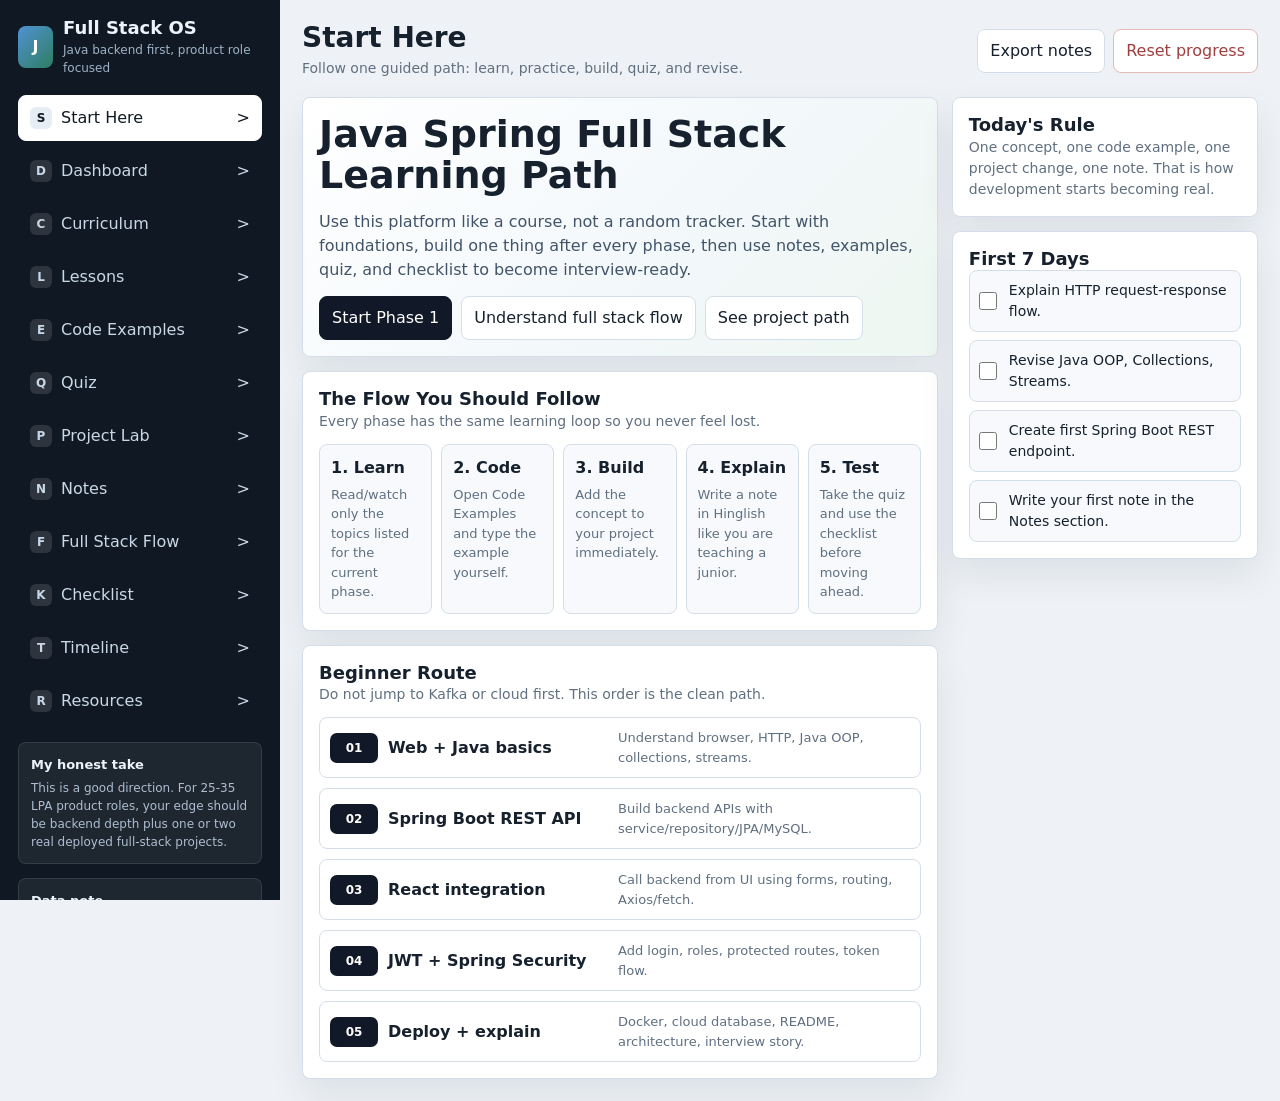
<file: index.html>
<!doctype html>
<html lang="en">
<head>
  <meta charset="utf-8">
  <meta name="viewport" content="width=device-width, initial-scale=1">
  <title>Java Developer Roadmap | Java Full Stack Developer Tracker</title>
  <meta name="description" content="A practical Java developer roadmap and full stack learning tracker covering Java, Spring Boot, REST APIs, React, SQL, JWT, Spring Security, Docker, Kafka, cloud deployment, projects, notes, and interview preparation.">
  <meta name="keywords" content="Java developer roadmap, Java full stack developer roadmap, Spring Boot roadmap, backend developer roadmap, Java roadmap 2026, Java roadmap 2027, Java full stack project roadmap, Spring Security JWT roadmap, Java interview preparation">
  <meta name="author" content="Mayank Gupta">
  <meta name="robots" content="index, follow">
  <meta name="google-site-verification" content="iUC4RSGDR5NxJlAUBKiIOFIvXs2jWEpSWi3-hvotIQs">
  <link rel="canonical" href="https://java-developer-tracker.vercel.app/">
  <meta property="og:type" content="website">
  <meta property="og:title" content="Java Developer Roadmap | Full Stack Developer Tracker">
  <meta property="og:description" content="Track your Java Full Stack Developer journey with a backend-first roadmap, project lab, notes, custom tasks, and interview-focused preparation.">
  <meta property="og:url" content="https://java-developer-tracker.vercel.app/">
  <meta property="og:site_name" content="Java Developer Tracker">
  <meta name="twitter:card" content="summary_large_image">
  <meta name="twitter:title" content="Java Developer Roadmap | Full Stack Developer Tracker">
  <meta name="twitter:description" content="A practical Java full stack roadmap covering Java, Spring Boot, React, JWT, Docker, Kafka, cloud deployment, projects, and interviews.">
  <meta name="theme-color" content="#101923">
  <link rel="stylesheet" href="assets/css/styles.css">
  <script type="application/ld+json">
    {
      "@context": "https://schema.org",
      "@type": "WebApplication",
      "name": "Java Developer Tracker",
      "url": "https://java-developer-tracker.vercel.app/",
      "applicationCategory": "EducationalApplication",
      "operatingSystem": "Any",
      "description": "A Java developer roadmap and full stack learning tracker for Java, Spring Boot, REST APIs, React, SQL, JWT, Spring Security, Docker, Kafka, cloud deployment, projects, notes, and interview preparation.",
      "keywords": "Java developer roadmap, Java full stack developer roadmap, Spring Boot roadmap, backend developer roadmap, Java interview preparation",
      "creator": {
        "@type": "Person",
        "name": "Mayank Gupta"
      }
    }
  </script>
</head>
<body>
  <div class="app">
    <aside class="sidebar">
      <div class="brand">
        <div class="brand-mark">J</div>
        <div>
          <h1>Full Stack OS</h1>
          <p>Java backend first, product role focused</p>
        </div>
      </div>

      <nav class="nav" aria-label="Learning platform navigation">
        <button class="nav-btn active" data-view="start"><span class="nav-left"><span class="nav-key">S</span>Start Here</span><span>></span></button>
        <button class="nav-btn" data-view="dashboard"><span class="nav-left"><span class="nav-key">D</span>Dashboard</span><span>></span></button>
        <button class="nav-btn" data-view="curriculum"><span class="nav-left"><span class="nav-key">C</span>Curriculum</span><span>></span></button>
        <button class="nav-btn" data-view="lessons"><span class="nav-left"><span class="nav-key">L</span>Lessons</span><span>></span></button>
        <button class="nav-btn" data-view="examples"><span class="nav-left"><span class="nav-key">E</span>Code Examples</span><span>></span></button>
        <button class="nav-btn" data-view="quiz"><span class="nav-left"><span class="nav-key">Q</span>Quiz</span><span>></span></button>
        <button class="nav-btn" data-view="projects"><span class="nav-left"><span class="nav-key">P</span>Project Lab</span><span>></span></button>
        <button class="nav-btn" data-view="notes"><span class="nav-left"><span class="nav-key">N</span>Notes</span><span>></span></button>
        <button class="nav-btn" data-view="flow"><span class="nav-left"><span class="nav-key">F</span>Full Stack Flow</span><span>></span></button>
        <button class="nav-btn" data-view="checklist"><span class="nav-left"><span class="nav-key">K</span>Checklist</span><span>></span></button>
        <button class="nav-btn" data-view="timeline"><span class="nav-left"><span class="nav-key">T</span>Timeline</span><span>></span></button>
        <button class="nav-btn" data-view="resources"><span class="nav-left"><span class="nav-key">R</span>Resources</span><span>></span></button>
      </nav>

      <div class="sidebar-card">
        <strong>My honest take</strong>
        <p>This is a good direction. For 25-35 LPA product roles, your edge should be backend depth plus one or two real deployed full-stack projects.</p>
      </div>
      <div class="sidebar-card">
        <strong>Data note</strong>
        <p>This platform saves your notes in this browser. A deployed multi-device version needs backend plus database.</p>
      </div>
    </aside>

    <main class="main">
      <header class="topbar">
        <div>
          <h2 id="viewTitle">Start Here</h2>
          <p id="viewSubtitle">Follow one guided path: learn, practice, build, quiz, and revise.</p>
        </div>
        <div class="top-actions">
          <button class="btn" id="exportBtn" type="button">Export notes</button>
          <button class="btn danger" id="resetBtn" type="button">Reset progress</button>
        </div>
      </header>

      <section class="view active" id="start">
        <div class="grid dashboard-grid">
          <div class="grid">
            <div class="card hero-card">
              <h1>Java Spring Full Stack Learning Path</h1>
              <p>Use this platform like a course, not a random tracker. Start with foundations, build one thing after every phase, then use notes, examples, quiz, and checklist to become interview-ready.</p>
              <div class="action-strip">
                <button class="btn primary" data-jump="curriculum" type="button">Start Phase 1</button>
                <button class="btn" data-jump="flow" type="button">Understand full stack flow</button>
                <button class="btn" data-jump="projects" type="button">See project path</button>
              </div>
            </div>

            <div class="card">
              <div class="card-head">
                <div>
                  <h3>The Flow You Should Follow</h3>
                  <p>Every phase has the same learning loop so you never feel lost.</p>
                </div>
              </div>
              <div class="journey-grid">
                <article class="journey-step"><strong>1. Learn</strong><span>Read/watch only the topics listed for the current phase.</span></article>
                <article class="journey-step"><strong>2. Code</strong><span>Open Code Examples and type the example yourself.</span></article>
                <article class="journey-step"><strong>3. Build</strong><span>Add the concept to your project immediately.</span></article>
                <article class="journey-step"><strong>4. Explain</strong><span>Write a note in Hinglish like you are teaching a junior.</span></article>
                <article class="journey-step"><strong>5. Test</strong><span>Take the quiz and use the checklist before moving ahead.</span></article>
              </div>
            </div>

            <div class="card">
              <div class="card-head">
                <div>
                  <h3>Beginner Route</h3>
                  <p>Do not jump to Kafka or cloud first. This order is the clean path.</p>
                </div>
              </div>
              <div class="phase-route">
                <div class="route-item"><span>01</span><strong>Web + Java basics</strong><em>Understand browser, HTTP, Java OOP, collections, streams.</em></div>
                <div class="route-item"><span>02</span><strong>Spring Boot REST API</strong><em>Build backend APIs with service/repository/JPA/MySQL.</em></div>
                <div class="route-item"><span>03</span><strong>React integration</strong><em>Call backend from UI using forms, routing, Axios/fetch.</em></div>
                <div class="route-item"><span>04</span><strong>JWT + Spring Security</strong><em>Add login, roles, protected routes, token flow.</em></div>
                <div class="route-item"><span>05</span><strong>Deploy + explain</strong><em>Docker, cloud database, README, architecture, interview story.</em></div>
              </div>
            </div>
          </div>

          <aside class="grid">
            <div class="card">
              <h3>Today's Rule</h3>
              <p class="muted">One concept, one code example, one project change, one note. That is how development starts becoming real.</p>
            </div>
            <div class="card">
              <h3>First 7 Days</h3>
              <div class="checklist">
                <label class="check"><input type="checkbox" data-task="start-http">Explain HTTP request-response flow.</label>
                <label class="check"><input type="checkbox" data-task="start-java">Revise Java OOP, Collections, Streams.</label>
                <label class="check"><input type="checkbox" data-task="start-rest">Create first Spring Boot REST endpoint.</label>
                <label class="check"><input type="checkbox" data-task="start-note">Write your first note in the Notes section.</label>
              </div>
            </div>
          </aside>
        </div>
      </section>

      <section class="view" id="dashboard">
        <div class="grid dashboard-grid">
          <div class="grid">
            <div class="card seo-card">
              <h1>Java Developer Roadmap for Full Stack Development</h1>
              <p>This Java developer tracker helps you follow a backend-first roadmap for Java, Spring Boot, REST APIs, SQL, React, JWT authentication, Spring Security, Docker, Kafka, cloud deployment, real-world projects, and interview preparation.</p>
              <div class="pill-row">
                <span class="pill">Java Developer Roadmap</span>
                <span class="pill">Spring Boot Roadmap</span>
                <span class="pill">Java Full Stack Projects</span>
                <span class="pill">Backend Interview Prep</span>
              </div>
            </div>

            <div class="card">
              <div class="card-head">
                <div>
                  <h3>Roadmap Progress</h3>
                  <p>Your learning should feel measurable, not vague.</p>
                </div>
                <button class="btn primary" data-jump="curriculum" type="button">Open curriculum</button>
              </div>
              <div class="stats">
                <div class="stat"><strong id="overallPercent">0%</strong><span>Overall completion</span></div>
                <div class="stat"><strong id="doneCount">0</strong><span>Completed checkpoints</span></div>
                <div class="stat"><strong id="noteCount">0</strong><span>Saved notes</span></div>
                <div class="stat"><strong id="quizScoreStat">0/8</strong><span>Latest quiz score</span></div>
              </div>
              <div class="progress-track"><div class="progress-fill" id="overallBar"></div></div>
            </div>

            <div class="card">
              <div class="card-head">
                <div>
                  <h3>This Week's Focus</h3>
                  <p>Keep it simple: learn one concept, code it, write notes, push to GitHub.</p>
                </div>
              </div>
              <div class="checklist">
                <label class="check"><input type="checkbox" data-task="week-api-flow">Explain frontend to backend request-response flow without notes.</label>
                <label class="check"><input type="checkbox" data-task="week-rest-crud">Build one CRUD API in Spring Boot with Controller, Service, Repository.</label>
                <label class="check"><input type="checkbox" data-task="week-react-call">Call one Spring Boot endpoint from React using Axios or fetch.</label>
                <label class="check"><input type="checkbox" data-task="week-readme">Write README notes for what you learned this week.</label>
              </div>
            </div>

            <div class="card">
              <div class="card-head">
                <div>
                  <h3>Suggested Platform Shape</h3>
                  <p>What this should become over time.</p>
                </div>
              </div>
              <div class="module-grid">
                <article class="module">
                  <div class="module-top">
                    <div class="module-index" style="background: var(--blue);">1</div>
                    <div><h4>Learn</h4><div class="module-meta">Short lessons, exact sequence, clear checkpoints</div></div>
                  </div>
                  <p class="muted">Use this for concepts like APIs, JWT, JPA, Docker, Kafka. Each lesson should end with code.</p>
                </article>
                <article class="module">
                  <div class="module-top">
                    <div class="module-index" style="background: var(--green);">2</div>
                    <div><h4>Build</h4><div class="module-meta">Projects, tasks, milestones, GitHub polish</div></div>
                  </div>
                  <p class="muted">Your projects are the proof. Course certificates matter less than deployed working apps.</p>
                </article>
                <article class="module">
                  <div class="module-top">
                    <div class="module-index" style="background: var(--orange);">3</div>
                    <div><h4>Revise</h4><div class="module-meta">Notes, interview answers, architecture diagrams</div></div>
                  </div>
                  <p class="muted">Every important concept should become a note in your own Hinglish words.</p>
                </article>
                <article class="module">
                  <div class="module-top">
                    <div class="module-index" style="background: var(--violet);">4</div>
                    <div><h4>Apply</h4><div class="module-meta">Resume, referrals, mocks, company tracking</div></div>
                  </div>
                  <p class="muted">From early 2027, convert the learning platform into an interview preparation cockpit.</p>
                </article>
              </div>
            </div>
          </div>

          <aside class="grid">
            <div class="card">
              <h3>Personal Strategy</h3>
              <p class="muted">Backend first is the right call. React enough to build clean UI and understand API integration. DSA should stay in maintenance mode, not disappear fully.</p>
            </div>
            <div class="card">
              <h3>Best Daily Split</h3>
              <div class="checklist">
                <label class="check"><input type="checkbox" data-task="daily-learn">90 min concept learning</label>
                <label class="check"><input type="checkbox" data-task="daily-code">120 min coding/building</label>
                <label class="check"><input type="checkbox" data-task="daily-notes">30 min notes and README</label>
                <label class="check"><input type="checkbox" data-task="daily-dsa">30 min DSA maintenance</label>
              </div>
            </div>
          </aside>
        </div>
      </section>

      <section class="view" id="curriculum">
        <div class="card">
          <div class="card-head">
            <div>
              <h3>Guided Curriculum</h3>
              <p>Each phase connects lessons, examples, projects, quiz, and notes into one beginner-friendly path.</p>
            </div>
          </div>
          <div class="guided-phases">
            <article class="path-card">
              <div class="path-head"><span>Phase 1</span><strong>Web + Java Foundations</strong><em>2-4 weeks</em></div>
              <p>Goal: understand how browser, HTTP, JSON, Java OOP, collections, and streams work before touching heavy Spring Security.</p>
              <div class="phase-flow">
                <span>Learn: HTTP, REST, Java 8, Maven</span>
                <span>Example: REST API tab</span>
                <span>Build: Java mini app + first endpoint</span>
                <span>Check: explain request-response</span>
              </div>
              <label class="check"><input type="checkbox" data-task="phase1-complete">Phase 1 complete: I can explain HTTP + Java basics and create one endpoint.</label>
            </article>

            <article class="path-card">
              <div class="path-head"><span>Phase 2</span><strong>Spring Boot REST + Database</strong><em>6-8 weeks</em></div>
              <p>Goal: build real backend APIs with controller, service, repository, DTO, validation, global exceptions, JPA, and MySQL.</p>
              <div class="phase-flow">
                <span>Learn: Spring Boot, JPA, MySQL</span>
                <span>Example: JPA tab</span>
                <span>Build: Task Manager API</span>
                <span>Check: Postman + tests</span>
              </div>
              <label class="check"><input type="checkbox" data-task="phase2-complete">Phase 2 complete: I have a tested backend API with MySQL.</label>
            </article>

            <article class="path-card">
              <div class="path-head"><span>Phase 3</span><strong>React + API Integration</strong><em>4 weeks</em></div>
              <p>Goal: make frontend and backend communicate. Forms should call Spring Boot APIs and show loading, success, and error states.</p>
              <div class="phase-flow">
                <span>Learn: React, Router, forms</span>
                <span>Example: React API tab</span>
                <span>Build: UI for Task Manager</span>
                <span>Check: CRUD from browser</span>
              </div>
              <label class="check"><input type="checkbox" data-task="phase3-complete">Phase 3 complete: I can perform CRUD from React UI.</label>
            </article>

            <article class="path-card">
              <div class="path-head"><span>Phase 4</span><strong>JWT + Spring Security</strong><em>4 weeks</em></div>
              <p>Goal: understand authentication deeply. Add register, login, JWT, roles, protected APIs, and protected React routes.</p>
              <div class="phase-flow">
                <span>Learn: filters, BCrypt, 401/403</span>
                <span>Example: JWT tab</span>
                <span>Build: Auth Notes app</span>
                <span>Check: role-based access</span>
              </div>
              <label class="check"><input type="checkbox" data-task="phase4-complete">Phase 4 complete: I can explain JWT login to protected API flow.</label>
            </article>

            <article class="path-card">
              <div class="path-head"><span>Phase 5</span><strong>Docker + Cloud + Interview Story</strong><em>6-8 weeks</em></div>
              <p>Goal: deploy a project with persistent database, clean README, architecture diagram, and a strong interview explanation.</p>
              <div class="phase-flow">
                <span>Learn: Docker, env vars, cloud DB</span>
                <span>Example: Docker tab</span>
                <span>Build: deployed flagship project</span>
                <span>Check: readiness checklist</span>
              </div>
              <label class="check"><input type="checkbox" data-task="phase5-complete">Phase 5 complete: I have a deployed project and can explain it clearly.</label>
            </article>
          </div>
        </div>

        <div class="card" style="margin-top: 14px;">
          <div class="card-head">
            <div>
              <h3>Topic Map</h3>
              <p>Use this as the detailed topic inventory after you understand the phase flow above.</p>
            </div>
          </div>
          <div class="module-grid">
            <article class="module">
              <div class="module-top">
                <div class="module-index" style="background: var(--blue);">01</div>
                <div><h4>Web Basics</h4><div class="module-meta">2-3 weeks</div></div>
              </div>
              <div class="pill-row">
                <span class="pill">HTML forms</span><span class="pill">CSS layout</span><span class="pill">JavaScript</span><span class="pill">Fetch API</span>
              </div>
              <label class="check"><input type="checkbox" data-task="track-web">Done: basic UI calling an API and showing JSON response.</label>
            </article>

            <article class="module">
              <div class="module-top">
                <div class="module-index" style="background: var(--orange);">02</div>
                <div><h4>Java Production Core</h4><div class="module-meta">3-4 weeks</div></div>
              </div>
              <div class="pill-row">
                <span class="pill">OOP</span><span class="pill">Collections</span><span class="pill">Streams</span><span class="pill">JUnit</span>
              </div>
              <label class="check"><input type="checkbox" data-task="track-java">Done: Java mini-project with tests and clean packages.</label>
            </article>

            <article class="module">
              <div class="module-top">
                <div class="module-index" style="background: var(--green);">03</div>
                <div><h4>Spring Boot Backend</h4><div class="module-meta">8-10 weeks</div></div>
              </div>
              <div class="pill-row">
                <span class="pill">REST</span><span class="pill">JPA</span><span class="pill">MySQL</span><span class="pill">DTOs</span><span class="pill">Tests</span>
              </div>
              <label class="check"><input type="checkbox" data-task="track-spring">Done: backend API with CRUD, validation, exception handling, pagination.</label>
            </article>

            <article class="module">
              <div class="module-top">
                <div class="module-index" style="background: var(--red);">04</div>
                <div><h4>React Integration</h4><div class="module-meta">4-5 weeks</div></div>
              </div>
              <div class="pill-row">
                <span class="pill">Components</span><span class="pill">Hooks</span><span class="pill">Router</span><span class="pill">Axios</span>
              </div>
              <label class="check"><input type="checkbox" data-task="track-react">Done: React UI connected to Spring Boot API.</label>
            </article>

            <article class="module">
              <div class="module-top">
                <div class="module-index" style="background: var(--violet);">05</div>
                <div><h4>JWT and Security</h4><div class="module-meta">4 weeks</div></div>
              </div>
              <div class="pill-row">
                <span class="pill">Auth</span><span class="pill">Roles</span><span class="pill">Filter chain</span><span class="pill">Refresh token</span>
              </div>
              <label class="check"><input type="checkbox" data-task="track-security">Done: protected APIs and protected React routes with JWT.</label>
            </article>

            <article class="module">
              <div class="module-top">
                <div class="module-index" style="background: var(--teal);">06</div>
                <div><h4>Docker, Kafka, Cloud</h4><div class="module-meta">6-8 weeks</div></div>
              </div>
              <div class="pill-row">
                <span class="pill">Dockerfile</span><span class="pill">Compose</span><span class="pill">Kafka</span><span class="pill">AWS/Azure</span>
              </div>
              <label class="check"><input type="checkbox" data-task="track-devops">Done: deployed app with persistent cloud database.</label>
            </article>
          </div>
        </div>
      </section>

      <section class="view" id="lessons">
        <div class="split">
          <div class="card">
            <div class="card-head">
              <div>
                <h3>Lesson Queue</h3>
                <p>Complete these in order. Each lesson points to the next action so learning does not stay theoretical.</p>
              </div>
            </div>
            <div class="lesson-flow-banner">
              <span>Current loop</span>
              <strong>Lesson -> Code Example -> Project Task -> Note -> Quiz</strong>
            </div>
            <div class="lesson-list">
              <article class="lesson"><input type="checkbox" data-task="lesson-http"><div><strong>1. HTTP, REST, JSON, status codes</strong><p>Then open Full Stack Flow and explain one login request from React to Spring Boot.</p></div><span class="tag frontend">Web</span></article>
              <article class="lesson"><input type="checkbox" data-task="lesson-controller"><div><strong>2. Controller, Service, Repository</strong><p>Then open Code Examples -> REST API and create one endpoint in your own project.</p></div><span class="tag backend">Backend</span></article>
              <article class="lesson"><input type="checkbox" data-task="lesson-jpa"><div><strong>3. JPA entities and relationships</strong><p>Then open Code Examples -> JPA and connect one entity to MySQL.</p></div><span class="tag backend">Backend</span></article>
              <article class="lesson"><input type="checkbox" data-task="lesson-react-api"><div><strong>4. React API service layer</strong><p>Then open Code Examples -> React API and call your backend from one screen.</p></div><span class="tag frontend">React</span></article>
              <article class="lesson"><input type="checkbox" data-task="lesson-jwt"><div><strong>5. JWT login flow</strong><p>Then open Code Examples -> JWT and write the flow in your Notes section.</p></div><span class="tag security">Security</span></article>
              <article class="lesson"><input type="checkbox" data-task="lesson-docker"><div><strong>6. Docker compose for Spring Boot + MySQL</strong><p>Then open Code Examples -> Docker and run app + database locally.</p></div><span class="tag devops">DevOps</span></article>
              <article class="lesson"><input type="checkbox" data-task="lesson-cloud-db"><div><strong>7. Cloud database persistence</strong><p>Then deploy one app with a managed database so data survives app restarts.</p></div><span class="tag cloud">Cloud</span></article>
            </div>
          </div>

          <aside class="card">
            <h3>Add Custom Task</h3>
            <form class="form-grid" id="taskForm">
              <div class="field">
                <label for="taskTitle">Task</label>
                <input id="taskTitle" placeholder="Example: Build login API">
              </div>
              <div class="field">
                <label for="taskArea">Area</label>
                <select id="taskArea">
                  <option>Backend</option>
                  <option>Frontend</option>
                  <option>Security</option>
                  <option>DevOps</option>
                  <option>Interview</option>
                </select>
              </div>
              <button class="btn blue" type="submit">Add task</button>
            </form>
            <div class="lesson-list" id="customTasks" style="margin-top: 12px;"></div>
          </aside>
        </div>
      </section>

      <section class="view" id="examples">
        <div class="split">
          <div class="card">
            <div class="card-head">
              <div>
                <h3>Code Examples</h3>
                <p>Study real snippets for Java Full Stack development. Copy, run, modify, then add notes.</p>
              </div>
            </div>
            <div class="example-tabs" role="tablist" aria-label="Code example categories">
              <button class="example-tab active" data-example="rest" type="button">REST API</button>
              <button class="example-tab" data-example="jpa" type="button">JPA</button>
              <button class="example-tab" data-example="jwt" type="button">JWT</button>
              <button class="example-tab" data-example="react" type="button">React API</button>
              <button class="example-tab" data-example="docker" type="button">Docker</button>
            </div>

            <article class="code-panel active" data-example-panel="rest">
              <div class="code-head"><strong>TaskController.java</strong><button class="small-btn" data-copy-code="rest" type="button">Copy</button></div>
              <pre><code id="code-rest">@RestController
@RequestMapping("/api/tasks")
public class TaskController {
    private final TaskService taskService;

    public TaskController(TaskService taskService) {
        this.taskService = taskService;
    }

    @PostMapping
    public ResponseEntity&lt;TaskResponse&gt; create(@Valid @RequestBody TaskRequest request) {
        TaskResponse response = taskService.createTask(request);
        return ResponseEntity.status(HttpStatus.CREATED).body(response);
    }

    @GetMapping
    public Page&lt;TaskResponse&gt; list(Pageable pageable) {
        return taskService.findAll(pageable);
    }
}</code></pre>
            </article>

            <article class="code-panel" data-example-panel="jpa">
              <div class="code-head"><strong>Task Entity + Repository</strong><button class="small-btn" data-copy-code="jpa" type="button">Copy</button></div>
              <pre><code id="code-jpa">@Entity
@Table(name = "tasks")
public class Task {
    @Id
    @GeneratedValue(strategy = GenerationType.IDENTITY)
    private Long id;

    @Column(nullable = false)
    private String title;

    @Enumerated(EnumType.STRING)
    private TaskStatus status;
}

public interface TaskRepository extends JpaRepository&lt;Task, Long&gt; {
    Page&lt;Task&gt; findByStatus(TaskStatus status, Pageable pageable);
}</code></pre>
            </article>

            <article class="code-panel" data-example-panel="jwt">
              <div class="code-head"><strong>JWT Request Filter</strong><button class="small-btn" data-copy-code="jwt" type="button">Copy</button></div>
              <pre><code id="code-jwt">@Component
public class JwtAuthFilter extends OncePerRequestFilter {
    protected void doFilterInternal(
            HttpServletRequest request,
            HttpServletResponse response,
            FilterChain chain) throws ServletException, IOException {

        String header = request.getHeader("Authorization");
        if (header != null && header.startsWith("Bearer ")) {
            String token = header.substring(7);
            String username = jwtService.extractUsername(token);
            UsernamePasswordAuthenticationToken auth =
                    new UsernamePasswordAuthenticationToken(username, null, List.of());
            SecurityContextHolder.getContext().setAuthentication(auth);
        }
        chain.doFilter(request, response);
    }
}</code></pre>
            </article>

            <article class="code-panel" data-example-panel="react">
              <div class="code-head"><strong>React API Service</strong><button class="small-btn" data-copy-code="react" type="button">Copy</button></div>
              <pre><code id="code-react">import axios from "axios";

const api = axios.create({
  baseURL: "https://your-backend.com/api"
});

api.interceptors.request.use((config) =&gt; {
  const token = localStorage.getItem("token");
  if (token) config.headers.Authorization = `Bearer ${token}`;
  return config;
});

export async function getTasks() {
  const response = await api.get("/tasks");
  return response.data;
}</code></pre>
            </article>

            <article class="code-panel" data-example-panel="docker">
              <div class="code-head"><strong>docker-compose.yml</strong><button class="small-btn" data-copy-code="docker" type="button">Copy</button></div>
              <pre><code id="code-docker">services:
  mysql:
    image: mysql:8
    environment:
      MYSQL_DATABASE: tracker_db
      MYSQL_ROOT_PASSWORD: root
    volumes:
      - mysql_data:/var/lib/mysql

  app:
    build: .
    ports:
      - "8080:8080"
    environment:
      DB_URL: jdbc:mysql://mysql:3306/tracker_db
    depends_on:
      - mysql

volumes:
  mysql_data:</code></pre>
            </article>
          </div>

          <aside class="card">
            <h3>How to use examples</h3>
            <div class="checklist">
              <label class="check"><input type="checkbox" data-task="example-run">Run one example locally.</label>
              <label class="check"><input type="checkbox" data-task="example-modify">Modify it for your own project.</label>
              <label class="check"><input type="checkbox" data-task="example-explain">Explain it in simple Hinglish notes.</label>
            </div>
          </aside>
        </div>
      </section>

      <section class="view" id="quiz">
        <div class="split">
          <div class="card">
            <div class="card-head">
              <div>
                <h3>Java Full Stack Quiz</h3>
                <p>Test whether concepts are actually clear. Score is saved locally.</p>
              </div>
              <div class="quiz-score" id="quizScore">Score: 0/8</div>
            </div>
            <form id="quizForm" class="quiz-list">
              <fieldset class="quiz-question" data-answer="b">
                <legend>1. In Spring Boot, which layer should contain business logic?</legend>
                <label><input type="radio" name="q1" value="a"> Controller</label>
                <label><input type="radio" name="q1" value="b"> Service</label>
                <label><input type="radio" name="q1" value="c"> Entity</label>
              </fieldset>
              <fieldset class="quiz-question" data-answer="c">
                <legend>2. What does HTTP 401 usually mean?</legend>
                <label><input type="radio" name="q2" value="a"> Server crashed</label>
                <label><input type="radio" name="q2" value="b"> Resource not found</label>
                <label><input type="radio" name="q2" value="c"> Authentication is missing or invalid</label>
              </fieldset>
              <fieldset class="quiz-question" data-answer="a">
                <legend>3. Where does React usually send a JWT token?</legend>
                <label><input type="radio" name="q3" value="a"> Authorization header</label>
                <label><input type="radio" name="q3" value="b"> CSS file</label>
                <label><input type="radio" name="q3" value="c"> SQL table name</label>
              </fieldset>
              <fieldset class="quiz-question" data-answer="b">
                <legend>4. Which Spring Data interface gives CRUD methods?</legend>
                <label><input type="radio" name="q4" value="a"> ResponseEntity</label>
                <label><input type="radio" name="q4" value="b"> JpaRepository</label>
                <label><input type="radio" name="q4" value="c"> RestTemplate</label>
              </fieldset>
              <fieldset class="quiz-question" data-answer="c">
                <legend>5. Why use Docker Compose in a Spring Boot project?</legend>
                <label><input type="radio" name="q5" value="a"> To write Java classes</label>
                <label><input type="radio" name="q5" value="b"> To replace GitHub</label>
                <label><input type="radio" name="q5" value="c"> To run app and dependencies together</label>
              </fieldset>
              <fieldset class="quiz-question" data-answer="a">
                <legend>6. What makes cloud database data persistent?</legend>
                <label><input type="radio" name="q6" value="a"> Data is stored outside the frontend/browser</label>
                <label><input type="radio" name="q6" value="b"> React state is used</label>
                <label><input type="radio" name="q6" value="c"> The page has CSS</label>
              </fieldset>
              <fieldset class="quiz-question" data-answer="b">
                <legend>7. Kafka is mainly used for which style of communication?</legend>
                <label><input type="radio" name="q7" value="a"> Styling buttons</label>
                <label><input type="radio" name="q7" value="b"> Event-driven asynchronous messaging</label>
                <label><input type="radio" name="q7" value="c"> Password hashing</label>
              </fieldset>
              <fieldset class="quiz-question" data-answer="c">
                <legend>8. What is the best portfolio proof for product roles?</legend>
                <label><input type="radio" name="q8" value="a"> Only course certificates</label>
                <label><input type="radio" name="q8" value="b"> Only DSA streak screenshots</label>
                <label><input type="radio" name="q8" value="c"> Deployed projects with clean architecture and explanation</label>
              </fieldset>
              <div class="top-actions">
                <button class="btn blue" type="submit">Check score</button>
                <button class="btn" id="quizReset" type="button">Try again</button>
              </div>
            </form>
          </div>

          <aside class="card">
            <h3>Quiz rule</h3>
            <p class="muted">If you score below 6, go back to Flow, Lessons, and Examples before moving deeper into projects.</p>
          </aside>
        </div>
      </section>

      <section class="view" id="checklist">
        <div class="card">
          <div class="card-head">
            <div>
              <h3>Interview Readiness Checklist</h3>
              <p>Use this before applying or discussing your project in interviews.</p>
            </div>
          </div>
          <div class="module-grid">
            <article class="module">
              <h4>Backend Depth</h4>
              <div class="checklist">
                <label class="check"><input type="checkbox" data-task="ready-rest">Can design REST APIs with correct methods and status codes.</label>
                <label class="check"><input type="checkbox" data-task="ready-layering">Can explain Controller-Service-Repository clearly.</label>
                <label class="check"><input type="checkbox" data-task="ready-jpa">Can explain JPA relationships and lazy loading basics.</label>
              </div>
            </article>
            <article class="module">
              <h4>Security</h4>
              <div class="checklist">
                <label class="check"><input type="checkbox" data-task="ready-jwt">Can explain JWT login to protected API flow.</label>
                <label class="check"><input type="checkbox" data-task="ready-roles">Can implement role-based access.</label>
                <label class="check"><input type="checkbox" data-task="ready-cors">Can explain CORS and 401 vs 403.</label>
              </div>
            </article>
            <article class="module">
              <h4>Frontend Integration</h4>
              <div class="checklist">
                <label class="check"><input type="checkbox" data-task="ready-react-api">Can call backend APIs from React.</label>
                <label class="check"><input type="checkbox" data-task="ready-forms">Can build forms with loading and error states.</label>
                <label class="check"><input type="checkbox" data-task="ready-token">Can attach JWT to requests safely.</label>
              </div>
            </article>
            <article class="module">
              <h4>Deployment and Resume</h4>
              <div class="checklist">
                <label class="check"><input type="checkbox" data-task="ready-deploy">Has one deployed full-stack project.</label>
                <label class="check"><input type="checkbox" data-task="ready-readme">Has README with architecture, setup, APIs, screenshots.</label>
                <label class="check"><input type="checkbox" data-task="ready-story">Can explain project tradeoffs in 2 minutes.</label>
              </div>
            </article>
          </div>
        </div>
      </section>

      <section class="view" id="projects">
        <div class="card">
          <div class="card-head">
            <div>
              <h3>Project Lab</h3>
              <p>Build projects in this exact order. Each project exists to prove one phase of your learning.</p>
            </div>
          </div>
          <div class="project-list">
            <article class="project">
              <strong>Phase 2 Project: Task Manager REST API</strong>
              <p>Spring Boot, MySQL, CRUD, pagination, validation, global exceptions, tests, Postman collection.</p>
              <div class="checklist">
                <label class="check"><input type="checkbox" data-task="project1-api">API endpoints complete</label>
                <label class="check"><input type="checkbox" data-task="project1-tests">JUnit and Mockito tests added</label>
                <label class="check"><input type="checkbox" data-task="project1-readme">README and API examples written</label>
              </div>
            </article>

            <article class="project">
              <strong>Phase 3-4 Project: Auth Notes Full Stack App</strong>
              <p>React + Spring Boot with JWT login/register, protected routes, notes CRUD, MySQL persistence.</p>
              <div class="checklist">
                <label class="check"><input type="checkbox" data-task="project2-auth">JWT auth complete</label>
                <label class="check"><input type="checkbox" data-task="project2-react">React connected to backend</label>
                <label class="check"><input type="checkbox" data-task="project2-deploy">Frontend, backend, database deployed</label>
              </div>
            </article>

            <article class="project">
              <strong>Phase 5 Flagship: E-Commerce or Inventory System</strong>
              <p>Products, cart, orders, admin dashboard, inventory updates, Docker, cloud DB, clear architecture diagram.</p>
              <div class="checklist">
                <label class="check"><input type="checkbox" data-task="project3-schema">Database schema designed</label>
                <label class="check"><input type="checkbox" data-task="project3-admin">Admin and user flows built</label>
                <label class="check"><input type="checkbox" data-task="project3-architecture">Architecture diagram added</label>
              </div>
            </article>

            <article class="project">
              <strong>Advanced Add-on: Kafka Notification Service</strong>
              <p>Order placed event, Kafka producer, Kafka consumer, notification table, optional email sending.</p>
              <div class="checklist">
                <label class="check"><input type="checkbox" data-task="project4-producer">Producer publishes event</label>
                <label class="check"><input type="checkbox" data-task="project4-consumer">Consumer processes event</label>
                <label class="check"><input type="checkbox" data-task="project4-demo">Demo steps documented</label>
              </div>
            </article>
          </div>
        </div>
      </section>

      <section class="view" id="notes">
        <div class="split">
          <div class="card">
            <div class="card-head">
              <div>
                <h3>My Notes</h3>
                <p>Add explanations, project decisions, interview answers, and doubts.</p>
              </div>
            </div>
            <div class="note-list" id="notesList"></div>
          </div>

          <aside class="card">
            <h3>Add Note</h3>
            <form class="form-grid" id="noteForm">
              <div class="field">
                <label for="noteTitle">Title</label>
                <input id="noteTitle" placeholder="Example: JWT flow">
              </div>
              <div class="field">
                <label for="noteCategory">Category</label>
                <select id="noteCategory">
                  <option>Backend</option>
                  <option>Frontend</option>
                  <option>Security</option>
                  <option>Database</option>
                  <option>Cloud</option>
                  <option>Interview</option>
                </select>
              </div>
              <div class="field">
                <label for="noteBody">Note</label>
                <textarea id="noteBody" placeholder="Write in Hindi + English. Example: Frontend request bhejta hai, backend validate karta hai..."></textarea>
              </div>
              <button class="btn blue" type="submit">Save note</button>
            </form>
          </aside>
        </div>
      </section>

      <section class="view" id="flow">
        <div class="card">
          <div class="card-head">
            <div>
              <h3>Full Stack Flow</h3>
              <p>Ye samajh aa gaya, to development ka 50 percent confusion clear ho jaata hai.</p>
            </div>
          </div>
          <div class="flow">
            <article class="flow-card"><h4>1. User action</h4><p>User React form submit karta hai. Data state mein hota hai: email, password, title, order, etc.</p></article>
            <article class="flow-card"><h4>2. API call</h4><p>React <code>fetch</code> or <code>axios</code> se backend URL call karta hai with method, headers, and JSON body.</p></article>
            <article class="flow-card"><h4>3. Security filter</h4><p>Spring Security checks token. Public API allowed. Protected API needs valid JWT.</p></article>
            <article class="flow-card"><h4>4. Controller</h4><p><code>@RestController</code> request receive karta hai and service ko call karta hai. Controller should stay thin.</p></article>
            <article class="flow-card"><h4>5. Service and DB</h4><p>Service business logic run karti hai. Repository JPA ke through MySQL se data save/read karti hai.</p></article>
            <article class="flow-card"><h4>6. Response</h4><p>Backend JSON return karta hai. React state update hoti hai, UI refresh hota hai, user result dekhta hai.</p></article>
          </div>
        </div>

        <div class="card" style="margin-top: 14px;">
          <h3>Persistence Rule</h3>
          <p class="muted">If your deployed app saves data in MySQL/Postgres cloud database, data remains after refresh/restart. If it saves only in React state, data is lost on refresh. If it saves in localStorage, data stays only in that browser, not for all users.</p>
        </div>
      </section>

      <section class="view" id="timeline">
        <div class="card">
          <div class="card-head">
            <div>
              <h3>Timeline Till July 2027</h3>
              <p>Practical sequence with enough buffer for internship, PPO, and product-company prep.</p>
            </div>
          </div>
          <div class="timeline-list">
            <article class="timeline-item"><strong>May-Jun 2026</strong><p>Web basics, Java production core, Git/GitHub discipline. Build small apps.</p></article>
            <article class="timeline-item"><strong>Jul-Sep 2026</strong><p>Spring Boot, REST APIs, MySQL, JPA, validation, exceptions, testing.</p></article>
            <article class="timeline-item"><strong>Oct 2026</strong><p>React basics and API integration. Connect UI to your Spring Boot backend.</p></article>
            <article class="timeline-item"><strong>Nov 2026</strong><p>Spring Security, JWT, refresh token, role-based access, protected routes.</p></article>
            <article class="timeline-item"><strong>Dec-Jan 2027</strong><p>Docker, cloud deployment, persistent database, README, diagrams.</p></article>
            <article class="timeline-item"><strong>Feb-Mar 2027</strong><p>Flagship project. Add admin flows, tests, deployment, architecture explanation.</p></article>
            <article class="timeline-item"><strong>Apr-May 2027</strong><p>Kafka basics, system design basics, LLD basics, mock interviews.</p></article>
            <article class="timeline-item"><strong>Jun-Jul 2027</strong><p>Resume, referrals, targeted applications, PPO decision, DSA revision.</p></article>
          </div>
        </div>
      </section>

      <section class="view" id="resources">
        <div class="card">
          <div class="card-head">
            <div>
              <h3>Resource Library</h3>
              <p>Use fewer resources. Complete projects, not playlists.</p>
            </div>
          </div>
          <div class="resource-list">
            <article class="resource"><div><strong>Java foundation</strong><p>MOOC.fi Java or Tim Buchalka. Pick one, then move to projects.</p></div><a href="https://java-programming.mooc.fi/" target="_blank" rel="noreferrer">Open</a></article>
            <article class="resource"><div><strong>Spring Boot</strong><p>Chad Darby Udemy plus Spring official guides. Best for your backend target.</p></div><a href="https://spring.io/guides" target="_blank" rel="noreferrer">Open</a></article>
            <article class="resource"><div><strong>Frontend basics</strong><p>MDN for HTML/CSS/JS, React official docs, Namaste React for Indian explanation style.</p></div><a href="https://react.dev/learn" target="_blank" rel="noreferrer">Open</a></article>
            <article class="resource"><div><strong>Security</strong><p>Java Techie, Amigoscode, Eazy Bytes Spring Security. Focus on explaining filter chain and JWT flow.</p></div><span class="tag security">Security</span></article>
            <article class="resource"><div><strong>Docker and Kafka</strong><p>Docker docs, TechWorld with Nana, Apache Kafka quickstart, Stephane Maarek Kafka if paid.</p></div><a href="https://docs.docker.com/get-started/" target="_blank" rel="noreferrer">Open</a></article>
            <article class="resource"><div><strong>Cloud deployment</strong><p>Start with Render/Railway/Vercel for speed, then AWS RDS/EC2 or Azure App Service for depth.</p></div><span class="tag cloud">Cloud</span></article>
          </div>
        </div>
      </section>
    </main>
  </div>

  <div class="toast" id="toast">Saved</div>

  <script src="assets/data/platform-data.js"></script>
  <script src="assets/js/app.js"></script>
</body>
</html>
</file>
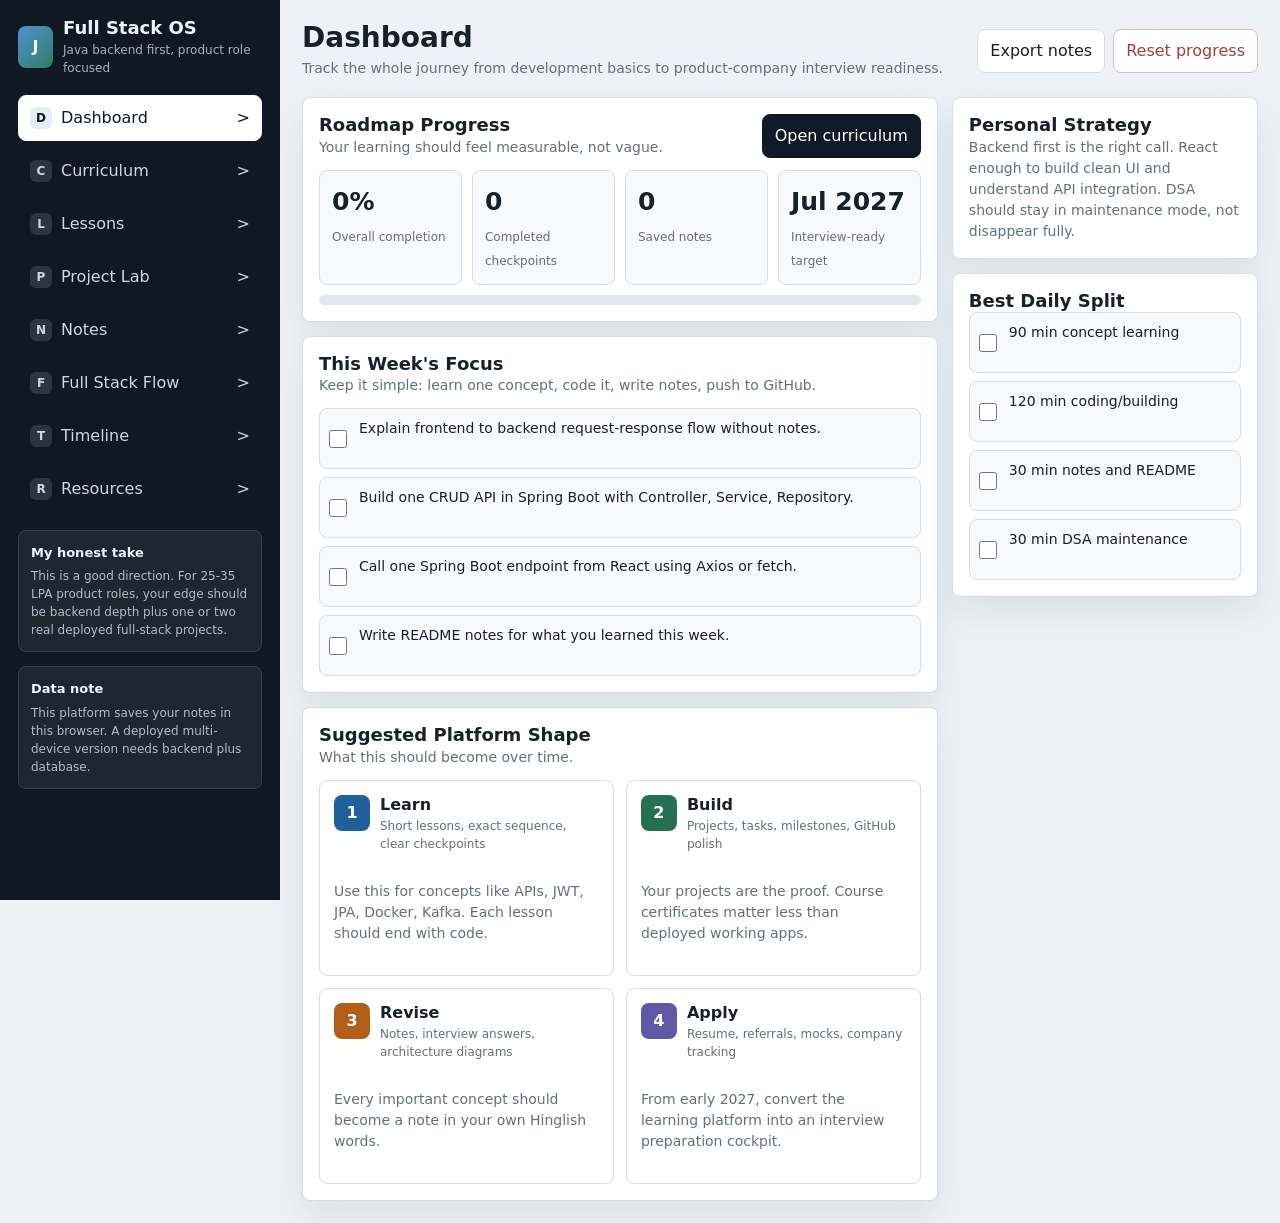
<file: java-fullstack-platform/index.html>
<!doctype html>
<html lang="en">
<head>
  <meta charset="utf-8">
  <meta name="viewport" content="width=device-width, initial-scale=1">
  <title>Java Full Stack Learning Platform</title>
  <link rel="stylesheet" href="assets/css/styles.css">
</head>
<body>
  <div class="app">
    <aside class="sidebar">
      <div class="brand">
        <div class="brand-mark">J</div>
        <div>
          <h1>Full Stack OS</h1>
          <p>Java backend first, product role focused</p>
        </div>
      </div>

      <nav class="nav" aria-label="Learning platform navigation">
        <button class="nav-btn active" data-view="dashboard"><span class="nav-left"><span class="nav-key">D</span>Dashboard</span><span>></span></button>
        <button class="nav-btn" data-view="curriculum"><span class="nav-left"><span class="nav-key">C</span>Curriculum</span><span>></span></button>
        <button class="nav-btn" data-view="lessons"><span class="nav-left"><span class="nav-key">L</span>Lessons</span><span>></span></button>
        <button class="nav-btn" data-view="projects"><span class="nav-left"><span class="nav-key">P</span>Project Lab</span><span>></span></button>
        <button class="nav-btn" data-view="notes"><span class="nav-left"><span class="nav-key">N</span>Notes</span><span>></span></button>
        <button class="nav-btn" data-view="flow"><span class="nav-left"><span class="nav-key">F</span>Full Stack Flow</span><span>></span></button>
        <button class="nav-btn" data-view="timeline"><span class="nav-left"><span class="nav-key">T</span>Timeline</span><span>></span></button>
        <button class="nav-btn" data-view="resources"><span class="nav-left"><span class="nav-key">R</span>Resources</span><span>></span></button>
      </nav>

      <div class="sidebar-card">
        <strong>My honest take</strong>
        <p>This is a good direction. For 25-35 LPA product roles, your edge should be backend depth plus one or two real deployed full-stack projects.</p>
      </div>
      <div class="sidebar-card">
        <strong>Data note</strong>
        <p>This platform saves your notes in this browser. A deployed multi-device version needs backend plus database.</p>
      </div>
    </aside>

    <main class="main">
      <header class="topbar">
        <div>
          <h2 id="viewTitle">Dashboard</h2>
          <p id="viewSubtitle">Track the whole journey from development basics to product-company interview readiness.</p>
        </div>
        <div class="top-actions">
          <button class="btn" id="exportBtn" type="button">Export notes</button>
          <button class="btn danger" id="resetBtn" type="button">Reset progress</button>
        </div>
      </header>

      <section class="view active" id="dashboard">
        <div class="grid dashboard-grid">
          <div class="grid">
            <div class="card">
              <div class="card-head">
                <div>
                  <h3>Roadmap Progress</h3>
                  <p>Your learning should feel measurable, not vague.</p>
                </div>
                <button class="btn primary" data-jump="curriculum" type="button">Open curriculum</button>
              </div>
              <div class="stats">
                <div class="stat"><strong id="overallPercent">0%</strong><span>Overall completion</span></div>
                <div class="stat"><strong id="doneCount">0</strong><span>Completed checkpoints</span></div>
                <div class="stat"><strong id="noteCount">0</strong><span>Saved notes</span></div>
                <div class="stat"><strong>Jul 2027</strong><span>Interview-ready target</span></div>
              </div>
              <div class="progress-track"><div class="progress-fill" id="overallBar"></div></div>
            </div>

            <div class="card">
              <div class="card-head">
                <div>
                  <h3>This Week's Focus</h3>
                  <p>Keep it simple: learn one concept, code it, write notes, push to GitHub.</p>
                </div>
              </div>
              <div class="checklist">
                <label class="check"><input type="checkbox" data-task="week-api-flow">Explain frontend to backend request-response flow without notes.</label>
                <label class="check"><input type="checkbox" data-task="week-rest-crud">Build one CRUD API in Spring Boot with Controller, Service, Repository.</label>
                <label class="check"><input type="checkbox" data-task="week-react-call">Call one Spring Boot endpoint from React using Axios or fetch.</label>
                <label class="check"><input type="checkbox" data-task="week-readme">Write README notes for what you learned this week.</label>
              </div>
            </div>

            <div class="card">
              <div class="card-head">
                <div>
                  <h3>Suggested Platform Shape</h3>
                  <p>What this should become over time.</p>
                </div>
              </div>
              <div class="module-grid">
                <article class="module">
                  <div class="module-top">
                    <div class="module-index" style="background: var(--blue);">1</div>
                    <div><h4>Learn</h4><div class="module-meta">Short lessons, exact sequence, clear checkpoints</div></div>
                  </div>
                  <p class="muted">Use this for concepts like APIs, JWT, JPA, Docker, Kafka. Each lesson should end with code.</p>
                </article>
                <article class="module">
                  <div class="module-top">
                    <div class="module-index" style="background: var(--green);">2</div>
                    <div><h4>Build</h4><div class="module-meta">Projects, tasks, milestones, GitHub polish</div></div>
                  </div>
                  <p class="muted">Your projects are the proof. Course certificates matter less than deployed working apps.</p>
                </article>
                <article class="module">
                  <div class="module-top">
                    <div class="module-index" style="background: var(--orange);">3</div>
                    <div><h4>Revise</h4><div class="module-meta">Notes, interview answers, architecture diagrams</div></div>
                  </div>
                  <p class="muted">Every important concept should become a note in your own Hinglish words.</p>
                </article>
                <article class="module">
                  <div class="module-top">
                    <div class="module-index" style="background: var(--violet);">4</div>
                    <div><h4>Apply</h4><div class="module-meta">Resume, referrals, mocks, company tracking</div></div>
                  </div>
                  <p class="muted">From early 2027, convert the learning platform into an interview preparation cockpit.</p>
                </article>
              </div>
            </div>
          </div>

          <aside class="grid">
            <div class="card">
              <h3>Personal Strategy</h3>
              <p class="muted">Backend first is the right call. React enough to build clean UI and understand API integration. DSA should stay in maintenance mode, not disappear fully.</p>
            </div>
            <div class="card">
              <h3>Best Daily Split</h3>
              <div class="checklist">
                <label class="check"><input type="checkbox" data-task="daily-learn">90 min concept learning</label>
                <label class="check"><input type="checkbox" data-task="daily-code">120 min coding/building</label>
                <label class="check"><input type="checkbox" data-task="daily-notes">30 min notes and README</label>
                <label class="check"><input type="checkbox" data-task="daily-dsa">30 min DSA maintenance</label>
              </div>
            </div>
          </aside>
        </div>
      </section>

      <section class="view" id="curriculum">
        <div class="card">
          <div class="card-head">
            <div>
              <h3>Curriculum Tracks</h3>
              <p>Backend depth plus practical full-stack understanding. Ye order follow karna.</p>
            </div>
          </div>
          <div class="module-grid">
            <article class="module">
              <div class="module-top">
                <div class="module-index" style="background: var(--blue);">01</div>
                <div><h4>Web Basics</h4><div class="module-meta">2-3 weeks</div></div>
              </div>
              <div class="pill-row">
                <span class="pill">HTML forms</span><span class="pill">CSS layout</span><span class="pill">JavaScript</span><span class="pill">Fetch API</span>
              </div>
              <label class="check"><input type="checkbox" data-task="track-web">Done: basic UI calling an API and showing JSON response.</label>
            </article>

            <article class="module">
              <div class="module-top">
                <div class="module-index" style="background: var(--orange);">02</div>
                <div><h4>Java Production Core</h4><div class="module-meta">3-4 weeks</div></div>
              </div>
              <div class="pill-row">
                <span class="pill">OOP</span><span class="pill">Collections</span><span class="pill">Streams</span><span class="pill">JUnit</span>
              </div>
              <label class="check"><input type="checkbox" data-task="track-java">Done: Java mini-project with tests and clean packages.</label>
            </article>

            <article class="module">
              <div class="module-top">
                <div class="module-index" style="background: var(--green);">03</div>
                <div><h4>Spring Boot Backend</h4><div class="module-meta">8-10 weeks</div></div>
              </div>
              <div class="pill-row">
                <span class="pill">REST</span><span class="pill">JPA</span><span class="pill">MySQL</span><span class="pill">DTOs</span><span class="pill">Tests</span>
              </div>
              <label class="check"><input type="checkbox" data-task="track-spring">Done: backend API with CRUD, validation, exception handling, pagination.</label>
            </article>

            <article class="module">
              <div class="module-top">
                <div class="module-index" style="background: var(--red);">04</div>
                <div><h4>React Integration</h4><div class="module-meta">4-5 weeks</div></div>
              </div>
              <div class="pill-row">
                <span class="pill">Components</span><span class="pill">Hooks</span><span class="pill">Router</span><span class="pill">Axios</span>
              </div>
              <label class="check"><input type="checkbox" data-task="track-react">Done: React UI connected to Spring Boot API.</label>
            </article>

            <article class="module">
              <div class="module-top">
                <div class="module-index" style="background: var(--violet);">05</div>
                <div><h4>JWT and Security</h4><div class="module-meta">4 weeks</div></div>
              </div>
              <div class="pill-row">
                <span class="pill">Auth</span><span class="pill">Roles</span><span class="pill">Filter chain</span><span class="pill">Refresh token</span>
              </div>
              <label class="check"><input type="checkbox" data-task="track-security">Done: protected APIs and protected React routes with JWT.</label>
            </article>

            <article class="module">
              <div class="module-top">
                <div class="module-index" style="background: var(--teal);">06</div>
                <div><h4>Docker, Kafka, Cloud</h4><div class="module-meta">6-8 weeks</div></div>
              </div>
              <div class="pill-row">
                <span class="pill">Dockerfile</span><span class="pill">Compose</span><span class="pill">Kafka</span><span class="pill">AWS/Azure</span>
              </div>
              <label class="check"><input type="checkbox" data-task="track-devops">Done: deployed app with persistent cloud database.</label>
            </article>
          </div>
        </div>
      </section>

      <section class="view" id="lessons">
        <div class="split">
          <div class="card">
            <div class="card-head">
              <div>
                <h3>Lesson Queue</h3>
                <p>Short practical lessons. Complete, then make notes in your own words.</p>
              </div>
            </div>
            <div class="lesson-list">
              <article class="lesson"><input type="checkbox" data-task="lesson-http"><div><strong>HTTP, REST, JSON, status codes</strong><p>Understand GET, POST, PUT, DELETE, 200, 201, 400, 401, 403, 404, 500.</p></div><span class="tag frontend">Web</span></article>
              <article class="lesson"><input type="checkbox" data-task="lesson-controller"><div><strong>Controller, Service, Repository</strong><p>Controller receives request, service owns business logic, repository talks to DB.</p></div><span class="tag backend">Backend</span></article>
              <article class="lesson"><input type="checkbox" data-task="lesson-jpa"><div><strong>JPA entities and relationships</strong><p>Learn one-to-many, many-to-one, lazy loading, DTO mapping, and N+1 basics.</p></div><span class="tag backend">Backend</span></article>
              <article class="lesson"><input type="checkbox" data-task="lesson-react-api"><div><strong>React API service layer</strong><p>Create api.js, centralize base URL, attach JWT header, handle loading and errors.</p></div><span class="tag frontend">React</span></article>
              <article class="lesson"><input type="checkbox" data-task="lesson-jwt"><div><strong>JWT login flow</strong><p>Login, token generation, Authorization header, filter validation, protected endpoint.</p></div><span class="tag security">Security</span></article>
              <article class="lesson"><input type="checkbox" data-task="lesson-docker"><div><strong>Docker compose for Spring Boot + MySQL</strong><p>Run app and DB together locally. Learn volumes so DB data does not vanish.</p></div><span class="tag devops">DevOps</span></article>
              <article class="lesson"><input type="checkbox" data-task="lesson-cloud-db"><div><strong>Cloud database persistence</strong><p>Use AWS RDS or Azure Database. App restarts should not delete your data.</p></div><span class="tag cloud">Cloud</span></article>
            </div>
          </div>

          <aside class="card">
            <h3>Add Custom Task</h3>
            <form class="form-grid" id="taskForm">
              <div class="field">
                <label for="taskTitle">Task</label>
                <input id="taskTitle" placeholder="Example: Build login API">
              </div>
              <div class="field">
                <label for="taskArea">Area</label>
                <select id="taskArea">
                  <option>Backend</option>
                  <option>Frontend</option>
                  <option>Security</option>
                  <option>DevOps</option>
                  <option>Interview</option>
                </select>
              </div>
              <button class="btn blue" type="submit">Add task</button>
            </form>
            <div class="lesson-list" id="customTasks" style="margin-top: 12px;"></div>
          </aside>
        </div>
      </section>

      <section class="view" id="projects">
        <div class="card">
          <div class="card-head">
            <div>
              <h3>Project Lab</h3>
              <p>Projects are your interview proof. Make them deployed, documented, and explainable.</p>
            </div>
          </div>
          <div class="project-list">
            <article class="project">
              <strong>Project 1: Task Manager REST API</strong>
              <p>Spring Boot, MySQL, CRUD, pagination, validation, global exceptions, tests, Postman collection.</p>
              <div class="checklist">
                <label class="check"><input type="checkbox" data-task="project1-api">API endpoints complete</label>
                <label class="check"><input type="checkbox" data-task="project1-tests">JUnit and Mockito tests added</label>
                <label class="check"><input type="checkbox" data-task="project1-readme">README and API examples written</label>
              </div>
            </article>

            <article class="project">
              <strong>Project 2: Auth Notes Full Stack App</strong>
              <p>React + Spring Boot with JWT login/register, protected routes, notes CRUD, MySQL persistence.</p>
              <div class="checklist">
                <label class="check"><input type="checkbox" data-task="project2-auth">JWT auth complete</label>
                <label class="check"><input type="checkbox" data-task="project2-react">React connected to backend</label>
                <label class="check"><input type="checkbox" data-task="project2-deploy">Frontend, backend, database deployed</label>
              </div>
            </article>

            <article class="project">
              <strong>Project 3: E-Commerce or Inventory System</strong>
              <p>Products, cart, orders, admin dashboard, inventory updates, Docker, cloud DB, clear architecture diagram.</p>
              <div class="checklist">
                <label class="check"><input type="checkbox" data-task="project3-schema">Database schema designed</label>
                <label class="check"><input type="checkbox" data-task="project3-admin">Admin and user flows built</label>
                <label class="check"><input type="checkbox" data-task="project3-architecture">Architecture diagram added</label>
              </div>
            </article>

            <article class="project">
              <strong>Project 4: Kafka Notification Service</strong>
              <p>Order placed event, Kafka producer, Kafka consumer, notification table, optional email sending.</p>
              <div class="checklist">
                <label class="check"><input type="checkbox" data-task="project4-producer">Producer publishes event</label>
                <label class="check"><input type="checkbox" data-task="project4-consumer">Consumer processes event</label>
                <label class="check"><input type="checkbox" data-task="project4-demo">Demo steps documented</label>
              </div>
            </article>
          </div>
        </div>
      </section>

      <section class="view" id="notes">
        <div class="split">
          <div class="card">
            <div class="card-head">
              <div>
                <h3>My Notes</h3>
                <p>Add explanations, project decisions, interview answers, and doubts.</p>
              </div>
            </div>
            <div class="note-list" id="notesList"></div>
          </div>

          <aside class="card">
            <h3>Add Note</h3>
            <form class="form-grid" id="noteForm">
              <div class="field">
                <label for="noteTitle">Title</label>
                <input id="noteTitle" placeholder="Example: JWT flow">
              </div>
              <div class="field">
                <label for="noteCategory">Category</label>
                <select id="noteCategory">
                  <option>Backend</option>
                  <option>Frontend</option>
                  <option>Security</option>
                  <option>Database</option>
                  <option>Cloud</option>
                  <option>Interview</option>
                </select>
              </div>
              <div class="field">
                <label for="noteBody">Note</label>
                <textarea id="noteBody" placeholder="Write in Hindi + English. Example: Frontend request bhejta hai, backend validate karta hai..."></textarea>
              </div>
              <button class="btn blue" type="submit">Save note</button>
            </form>
          </aside>
        </div>
      </section>

      <section class="view" id="flow">
        <div class="card">
          <div class="card-head">
            <div>
              <h3>Full Stack Flow</h3>
              <p>Ye samajh aa gaya, to development ka 50 percent confusion clear ho jaata hai.</p>
            </div>
          </div>
          <div class="flow">
            <article class="flow-card"><h4>1. User action</h4><p>User React form submit karta hai. Data state mein hota hai: email, password, title, order, etc.</p></article>
            <article class="flow-card"><h4>2. API call</h4><p>React <code>fetch</code> or <code>axios</code> se backend URL call karta hai with method, headers, and JSON body.</p></article>
            <article class="flow-card"><h4>3. Security filter</h4><p>Spring Security checks token. Public API allowed. Protected API needs valid JWT.</p></article>
            <article class="flow-card"><h4>4. Controller</h4><p><code>@RestController</code> request receive karta hai and service ko call karta hai. Controller should stay thin.</p></article>
            <article class="flow-card"><h4>5. Service and DB</h4><p>Service business logic run karti hai. Repository JPA ke through MySQL se data save/read karti hai.</p></article>
            <article class="flow-card"><h4>6. Response</h4><p>Backend JSON return karta hai. React state update hoti hai, UI refresh hota hai, user result dekhta hai.</p></article>
          </div>
        </div>

        <div class="card" style="margin-top: 14px;">
          <h3>Persistence Rule</h3>
          <p class="muted">If your deployed app saves data in MySQL/Postgres cloud database, data remains after refresh/restart. If it saves only in React state, data is lost on refresh. If it saves in localStorage, data stays only in that browser, not for all users.</p>
        </div>
      </section>

      <section class="view" id="timeline">
        <div class="card">
          <div class="card-head">
            <div>
              <h3>Timeline Till July 2027</h3>
              <p>Practical sequence with enough buffer for internship, PPO, and product-company prep.</p>
            </div>
          </div>
          <div class="timeline-list">
            <article class="timeline-item"><strong>May-Jun 2026</strong><p>Web basics, Java production core, Git/GitHub discipline. Build small apps.</p></article>
            <article class="timeline-item"><strong>Jul-Sep 2026</strong><p>Spring Boot, REST APIs, MySQL, JPA, validation, exceptions, testing.</p></article>
            <article class="timeline-item"><strong>Oct 2026</strong><p>React basics and API integration. Connect UI to your Spring Boot backend.</p></article>
            <article class="timeline-item"><strong>Nov 2026</strong><p>Spring Security, JWT, refresh token, role-based access, protected routes.</p></article>
            <article class="timeline-item"><strong>Dec-Jan 2027</strong><p>Docker, cloud deployment, persistent database, README, diagrams.</p></article>
            <article class="timeline-item"><strong>Feb-Mar 2027</strong><p>Flagship project. Add admin flows, tests, deployment, architecture explanation.</p></article>
            <article class="timeline-item"><strong>Apr-May 2027</strong><p>Kafka basics, system design basics, LLD basics, mock interviews.</p></article>
            <article class="timeline-item"><strong>Jun-Jul 2027</strong><p>Resume, referrals, targeted applications, PPO decision, DSA revision.</p></article>
          </div>
        </div>
      </section>

      <section class="view" id="resources">
        <div class="card">
          <div class="card-head">
            <div>
              <h3>Resource Library</h3>
              <p>Use fewer resources. Complete projects, not playlists.</p>
            </div>
          </div>
          <div class="resource-list">
            <article class="resource"><div><strong>Java foundation</strong><p>MOOC.fi Java or Tim Buchalka. Pick one, then move to projects.</p></div><a href="https://java-programming.mooc.fi/" target="_blank" rel="noreferrer">Open</a></article>
            <article class="resource"><div><strong>Spring Boot</strong><p>Chad Darby Udemy plus Spring official guides. Best for your backend target.</p></div><a href="https://spring.io/guides" target="_blank" rel="noreferrer">Open</a></article>
            <article class="resource"><div><strong>Frontend basics</strong><p>MDN for HTML/CSS/JS, React official docs, Namaste React for Indian explanation style.</p></div><a href="https://react.dev/learn" target="_blank" rel="noreferrer">Open</a></article>
            <article class="resource"><div><strong>Security</strong><p>Java Techie, Amigoscode, Eazy Bytes Spring Security. Focus on explaining filter chain and JWT flow.</p></div><span class="tag security">Security</span></article>
            <article class="resource"><div><strong>Docker and Kafka</strong><p>Docker docs, TechWorld with Nana, Apache Kafka quickstart, Stephane Maarek Kafka if paid.</p></div><a href="https://docs.docker.com/get-started/" target="_blank" rel="noreferrer">Open</a></article>
            <article class="resource"><div><strong>Cloud deployment</strong><p>Start with Render/Railway/Vercel for speed, then AWS RDS/EC2 or Azure App Service for depth.</p></div><span class="tag cloud">Cloud</span></article>
          </div>
        </div>
      </section>
    </main>
  </div>

  <div class="toast" id="toast">Saved</div>

  <script src="assets/data/platform-data.js"></script>
  <script src="assets/js/app.js"></script>
</body>
</html>
</file>
<file: assets/css/styles.css>
:root {
      --bg: #eef2f6;
      --surface: #ffffff;
      --surface-2: #f7f9fc;
      --surface-3: #e9f0f7;
      --text: #16212d;
      --muted: #607080;
      --border: #d5dee8;
      --blue: #215f9b;
      --green: #237055;
      --orange: #b15f18;
      --red: #a13f3f;
      --violet: #6256a6;
      --teal: #087568;
      --ink: #111827;
      --shadow: 0 16px 36px rgba(18, 31, 46, 0.08);
    }

    * { box-sizing: border-box; }

    body {
      margin: 0;
      min-height: 100vh;
      background: var(--bg);
      color: var(--text);
      font-family: Inter, ui-sans-serif, system-ui, -apple-system, BlinkMacSystemFont, "Segoe UI", sans-serif;
      letter-spacing: 0;
      line-height: 1.5;
    }

    button,
    input,
    textarea,
    select {
      font: inherit;
      letter-spacing: 0;
    }

    a { color: inherit; }

    .app {
      display: grid;
      grid-template-columns: 280px minmax(0, 1fr);
      min-height: 100vh;
    }

    .sidebar {
      position: sticky;
      top: 0;
      height: 100vh;
      overflow: auto;
      background: #101923;
      color: #ecf3fb;
      padding: 18px;
    }

    .brand {
      display: flex;
      align-items: center;
      gap: 10px;
      margin-bottom: 18px;
    }

    .brand-mark {
      width: 42px;
      height: 42px;
      border-radius: 8px;
      background: linear-gradient(135deg, #4f92d3, #2f7d62);
      display: flex;
      align-items: center;
      justify-content: center;
      font-weight: 900;
      color: #fff;
    }

    .brand h1 {
      margin: 0;
      font-size: 18px;
      line-height: 1.15;
    }

    .brand p {
      margin: 2px 0 0;
      color: #9fb2c6;
      font-size: 12px;
    }

    .nav {
      display: grid;
      gap: 7px;
      margin: 18px 0;
    }

    .nav-btn {
      width: 100%;
      border: 1px solid transparent;
      background: transparent;
      color: #c9d7e6;
      border-radius: 8px;
      min-height: 42px;
      padding: 10px 11px;
      display: flex;
      align-items: center;
      justify-content: space-between;
      cursor: pointer;
      text-align: left;
    }

    .nav-btn:hover {
      background: rgba(255, 255, 255, 0.06);
      color: #fff;
    }

    .nav-btn.active {
      background: #ffffff;
      color: #101923;
      border-color: #ffffff;
    }

    .nav-key {
      width: 22px;
      height: 22px;
      border-radius: 6px;
      display: inline-flex;
      align-items: center;
      justify-content: center;
      background: rgba(255, 255, 255, 0.12);
      margin-right: 9px;
      font-size: 12px;
      font-weight: 800;
    }

    .nav-btn.active .nav-key {
      background: #e7edf5;
    }

    .nav-left {
      display: inline-flex;
      align-items: center;
      min-width: 0;
    }

    .sidebar-card {
      border: 1px solid rgba(255, 255, 255, 0.1);
      background: rgba(255, 255, 255, 0.06);
      border-radius: 8px;
      padding: 12px;
      margin-top: 14px;
    }

    .sidebar-card strong {
      display: block;
      font-size: 13px;
      margin-bottom: 5px;
    }

    .sidebar-card p {
      margin: 0;
      color: #aebed0;
      font-size: 12px;
    }

    .main {
      min-width: 0;
      padding: 22px;
    }

    .topbar {
      display: flex;
      justify-content: space-between;
      align-items: center;
      gap: 14px;
      margin-bottom: 18px;
    }

    .topbar h2 {
      margin: 0;
      font-size: 28px;
      line-height: 1.15;
    }

    .topbar p {
      margin: 4px 0 0;
      color: var(--muted);
      font-size: 14px;
    }

    .top-actions {
      display: flex;
      gap: 8px;
      flex-wrap: wrap;
      justify-content: flex-end;
    }

    .btn {
      border: 1px solid var(--border);
      background: var(--surface);
      color: var(--text);
      border-radius: 8px;
      min-height: 40px;
      padding: 9px 12px;
      cursor: pointer;
      display: inline-flex;
      align-items: center;
      justify-content: center;
      gap: 7px;
    }

    .btn:hover { border-color: #9fb0c4; }
    .btn.primary { background: var(--ink); color: #fff; border-color: var(--ink); }
    .btn.blue { background: var(--blue); color: #fff; border-color: var(--blue); }
    .btn.danger { background: #fff; color: var(--red); border-color: #e7b9b9; }

    .view { display: none; }
    .view.active { display: block; }

    .grid {
      display: grid;
      gap: 14px;
    }

    .dashboard-grid {
      grid-template-columns: 1.35fr 0.65fr;
      align-items: start;
    }

    .card {
      background: var(--surface);
      border: 1px solid var(--border);
      border-radius: 8px;
      box-shadow: var(--shadow);
      padding: 16px;
      min-width: 0;
    }

    .card.tight { padding: 12px; }

    .card-head {
      display: flex;
      align-items: flex-start;
      justify-content: space-between;
      gap: 10px;
      margin-bottom: 12px;
    }

    .card h3 {
      margin: 0;
      font-size: 18px;
      line-height: 1.25;
    }

    .card p,
    .muted {
      color: var(--muted);
      margin: 0;
      font-size: 14px;
    }

    .seo-card {
      display: grid;
      gap: 12px;
    }

    .seo-card h1 {
      margin: 0;
      max-width: 780px;
      font-size: 32px;
      line-height: 1.12;
      letter-spacing: 0;
    }

    .seo-card p {
      max-width: 880px;
      font-size: 15px;
      color: #405064;
    }

    .hero-card {
      display: grid;
      gap: 14px;
      background: linear-gradient(135deg, #ffffff 0%, #f3f8fb 55%, #eef7f1 100%);
    }

    .hero-card h1 {
      max-width: 820px;
      margin: 0;
      font-size: 38px;
      line-height: 1.08;
      letter-spacing: 0;
    }

    .hero-card p {
      max-width: 860px;
      color: #425469;
      font-size: 16px;
    }

    .action-strip {
      display: flex;
      flex-wrap: wrap;
      gap: 9px;
    }

    .journey-grid {
      display: grid;
      grid-template-columns: repeat(5, minmax(0, 1fr));
      gap: 9px;
    }

    .journey-step {
      border: 1px solid var(--border);
      border-radius: 8px;
      background: var(--surface-2);
      padding: 11px;
      min-height: 112px;
    }

    .journey-step strong,
    .journey-step span {
      display: block;
    }

    .journey-step strong {
      margin-bottom: 5px;
      color: var(--text);
    }

    .journey-step span {
      color: var(--muted);
      font-size: 13px;
    }

    .phase-route,
    .guided-phases {
      display: grid;
      gap: 10px;
    }

    .route-item {
      display: grid;
      grid-template-columns: 48px minmax(0, 220px) minmax(0, 1fr);
      gap: 10px;
      align-items: center;
      border: 1px solid var(--border);
      border-radius: 8px;
      background: #fff;
      padding: 10px;
    }

    .route-item span,
    .path-head span {
      display: inline-flex;
      align-items: center;
      justify-content: center;
      border-radius: 7px;
      background: var(--ink);
      color: #fff;
      font-weight: 900;
      font-size: 12px;
      min-height: 30px;
      padding: 6px 8px;
    }

    .route-item strong {
      color: var(--text);
    }

    .route-item em {
      color: var(--muted);
      font-size: 13px;
      font-style: normal;
    }

    .path-card {
      border: 1px solid var(--border);
      border-radius: 8px;
      background: #fff;
      padding: 14px;
      display: grid;
      gap: 11px;
    }

    .path-head {
      display: grid;
      grid-template-columns: auto minmax(0, 1fr) auto;
      gap: 10px;
      align-items: center;
    }

    .path-head strong {
      font-size: 17px;
      color: var(--text);
    }

    .path-head em {
      color: var(--muted);
      font-size: 13px;
      font-style: normal;
    }

    .phase-flow {
      display: grid;
      grid-template-columns: repeat(4, minmax(0, 1fr));
      gap: 8px;
    }

    .phase-flow span {
      border: 1px solid var(--border);
      background: var(--surface-2);
      border-radius: 7px;
      padding: 8px;
      color: #344457;
      font-size: 13px;
    }

    .lesson-flow-banner {
      border: 1px solid #cbdceb;
      border-radius: 8px;
      background: #f2f8fd;
      padding: 11px;
      margin-bottom: 12px;
      display: flex;
      flex-wrap: wrap;
      gap: 8px;
      align-items: center;
    }

    .lesson-flow-banner span {
      color: var(--muted);
      font-size: 12px;
      font-weight: 800;
      text-transform: uppercase;
    }

    .lesson-flow-banner strong {
      color: var(--blue);
    }

    .stats {
      display: grid;
      grid-template-columns: repeat(4, minmax(0, 1fr));
      gap: 10px;
    }

    .stat {
      border: 1px solid var(--border);
      background: var(--surface-2);
      border-radius: 8px;
      padding: 12px;
      min-height: 92px;
    }

    .stat strong {
      display: block;
      font-size: 25px;
      margin-bottom: 3px;
    }

    .stat span {
      color: var(--muted);
      font-size: 12px;
    }

    .progress-track {
      height: 10px;
      background: #dfe7ef;
      border-radius: 999px;
      overflow: hidden;
      margin-top: 10px;
    }

    .progress-fill {
      height: 100%;
      width: 0%;
      border-radius: 999px;
      background: linear-gradient(90deg, var(--blue), var(--green), var(--orange));
      transition: width 0.2s ease;
    }

    .module-grid {
      display: grid;
      grid-template-columns: repeat(2, minmax(0, 1fr));
      gap: 12px;
    }

    .module {
      border: 1px solid var(--border);
      background: #fff;
      border-radius: 8px;
      padding: 14px;
      display: grid;
      gap: 11px;
      min-height: 196px;
    }

    .module-top {
      display: flex;
      gap: 10px;
      align-items: flex-start;
    }

    .module-index {
      width: 36px;
      height: 36px;
      border-radius: 8px;
      color: #fff;
      display: flex;
      align-items: center;
      justify-content: center;
      font-weight: 900;
      flex: 0 0 auto;
    }

    .module h4 {
      margin: 0;
      font-size: 16px;
      line-height: 1.25;
    }

    .module-meta {
      color: var(--muted);
      font-size: 12px;
      margin-top: 2px;
    }

    .pill-row {
      display: flex;
      flex-wrap: wrap;
      gap: 7px;
    }

    .pill {
      border: 1px solid var(--border);
      background: var(--surface-3);
      color: #253648;
      border-radius: 6px;
      padding: 5px 7px;
      font-size: 12px;
    }

    .checklist {
      display: grid;
      gap: 8px;
    }

    .check {
      display: grid;
      grid-template-columns: 22px minmax(0, 1fr);
      gap: 8px;
      align-items: start;
      border: 1px solid var(--border);
      background: var(--surface-2);
      border-radius: 8px;
      padding: 9px;
      font-size: 14px;
    }

    .check input {
      width: 18px;
      height: 18px;
      margin: 1px 0 0;
      accent-color: var(--blue);
    }

    .lesson-list,
    .resource-list,
    .timeline-list,
    .project-list {
      display: grid;
      gap: 10px;
    }

    .lesson,
    .resource,
    .timeline-item,
    .project {
      border: 1px solid var(--border);
      background: var(--surface);
      border-radius: 8px;
      padding: 12px;
    }

    .lesson {
      display: grid;
      grid-template-columns: 22px minmax(0, 1fr) auto;
      gap: 10px;
      align-items: start;
    }

    .lesson strong,
    .project strong,
    .resource strong {
      display: block;
      margin-bottom: 3px;
    }

    .lesson p,
    .project p,
    .resource p,
    .timeline-item p {
      margin: 0;
      color: var(--muted);
      font-size: 13px;
    }

    .tag {
      display: inline-flex;
      align-items: center;
      border-radius: 6px;
      padding: 4px 7px;
      font-size: 11px;
      font-weight: 800;
      color: #fff;
      white-space: nowrap;
    }

    .tag.backend { background: var(--green); }
    .tag.frontend { background: var(--blue); }
    .tag.devops { background: var(--teal); }
    .tag.security { background: var(--red); }
    .tag.design { background: var(--violet); }
    .tag.cloud { background: var(--orange); }

    .split {
      display: grid;
      grid-template-columns: minmax(0, 1fr) 340px;
      gap: 14px;
      align-items: start;
    }

    .form-grid {
      display: grid;
      gap: 9px;
    }

    .field {
      display: grid;
      gap: 5px;
    }

    .field label {
      font-size: 12px;
      color: var(--muted);
      font-weight: 800;
      text-transform: uppercase;
    }

    input,
    textarea,
    select {
      width: 100%;
      border: 1px solid var(--border);
      border-radius: 8px;
      background: #fff;
      color: var(--text);
      padding: 10px 11px;
      min-height: 40px;
    }

    textarea {
      min-height: 130px;
      resize: vertical;
    }

    .note-list {
      display: grid;
      gap: 10px;
    }

    .note {
      border: 1px solid var(--border);
      background: #fff;
      border-radius: 8px;
      padding: 12px;
    }

    .note-top {
      display: flex;
      align-items: flex-start;
      justify-content: space-between;
      gap: 10px;
      margin-bottom: 6px;
    }

    .note h4 {
      margin: 0;
      font-size: 15px;
    }

    .note pre {
      white-space: pre-wrap;
      margin: 0;
      color: #364658;
      font-family: inherit;
      font-size: 14px;
    }

    .small-btn {
      border: 1px solid var(--border);
      background: #fff;
      color: var(--text);
      border-radius: 7px;
      padding: 6px 8px;
      min-height: 32px;
      cursor: pointer;
      font-size: 12px;
    }

    .small-btn:hover { border-color: #9fb0c4; }
    .small-btn.danger { color: var(--red); border-color: #e8baba; }

    .example-tabs {
      display: flex;
      flex-wrap: wrap;
      gap: 8px;
      margin-bottom: 12px;
    }

    .example-tab {
      border: 1px solid var(--border);
      background: var(--surface-2);
      color: #2e4053;
      border-radius: 8px;
      min-height: 38px;
      padding: 8px 10px;
      cursor: pointer;
    }

    .example-tab.active {
      background: var(--ink);
      border-color: var(--ink);
      color: #fff;
    }

    .code-panel { display: none; }
    .code-panel.active { display: block; }

    .code-head {
      display: flex;
      align-items: center;
      justify-content: space-between;
      gap: 10px;
      border: 1px solid #263445;
      border-bottom: 0;
      border-radius: 8px 8px 0 0;
      background: #172233;
      color: #f8fbff;
      padding: 10px 12px;
    }

    pre {
      overflow: auto;
      margin: 0;
      border-radius: 0 0 8px 8px;
      background: #0e1724;
      color: #d8e6f3;
      padding: 14px;
      font-size: 13px;
      line-height: 1.55;
    }

    pre code {
      padding: 0;
      border: 0;
      background: transparent;
      color: inherit;
      font-size: inherit;
    }

    .quiz-list {
      display: grid;
      gap: 12px;
    }

    .quiz-question {
      border: 1px solid var(--border);
      border-radius: 8px;
      background: var(--surface-2);
      padding: 12px;
    }

    .quiz-question.correct {
      border-color: #8cc9ad;
      background: #eefaf4;
    }

    .quiz-question.wrong {
      border-color: #e6aaaa;
      background: #fff3f3;
    }

    .quiz-question legend {
      padding: 0 3px;
      font-weight: 800;
      color: var(--text);
    }

    .quiz-question label {
      display: block;
      margin-top: 8px;
      color: #344457;
      font-size: 14px;
    }

    .quiz-question input {
      width: 16px;
      height: 16px;
      min-height: auto;
      margin-right: 7px;
      accent-color: var(--blue);
    }

    .quiz-score {
      border: 1px solid var(--border);
      background: var(--surface-2);
      border-radius: 8px;
      padding: 8px 10px;
      color: var(--blue);
      font-weight: 900;
      white-space: nowrap;
    }

    .empty {
      border: 1px dashed #bac7d5;
      border-radius: 8px;
      padding: 18px;
      text-align: center;
      color: var(--muted);
      background: var(--surface-2);
    }

    .flow {
      display: grid;
      grid-template-columns: repeat(3, minmax(0, 1fr));
      gap: 12px;
    }

    .flow-card {
      border: 1px solid var(--border);
      border-top: 4px solid var(--blue);
      border-radius: 8px;
      padding: 13px;
      background: #fff;
      min-height: 160px;
    }

    .flow-card:nth-child(2) { border-top-color: var(--orange); }
    .flow-card:nth-child(3) { border-top-color: var(--green); }
    .flow-card:nth-child(4) { border-top-color: var(--red); }
    .flow-card:nth-child(5) { border-top-color: var(--violet); }
    .flow-card:nth-child(6) { border-top-color: var(--teal); }

    .flow-card h4 {
      margin: 0 0 6px;
      font-size: 15px;
    }

    .flow-card p {
      margin: 0;
      color: var(--muted);
      font-size: 13px;
    }

    code {
      background: #e8eef5;
      border: 1px solid #d2dce7;
      border-radius: 5px;
      padding: 1px 5px;
      font-size: 0.92em;
    }

    .timeline-item {
      display: grid;
      grid-template-columns: 115px minmax(0, 1fr);
      gap: 12px;
      align-items: start;
    }

    .timeline-item strong { color: var(--blue); }

    .resource {
      display: grid;
      grid-template-columns: minmax(0, 1fr) auto;
      gap: 10px;
      align-items: start;
    }

    .resource a {
      color: var(--blue);
      font-weight: 800;
      text-decoration: none;
    }

    .resource a:hover { text-decoration: underline; }

    .toast {
      position: fixed;
      right: 18px;
      bottom: 18px;
      z-index: 50;
      border-radius: 8px;
      background: var(--ink);
      color: #fff;
      padding: 10px 12px;
      font-size: 13px;
      opacity: 0;
      transform: translateY(8px);
      pointer-events: none;
      transition: opacity 0.18s ease, transform 0.18s ease;
    }

    .toast.show {
      opacity: 1;
      transform: translateY(0);
    }

    @media (max-width: 1080px) {
      .app { grid-template-columns: 230px minmax(0, 1fr); }
      .dashboard-grid,
      .split {
        grid-template-columns: 1fr;
      }
      .stats,
      .flow,
      .journey-grid,
      .phase-flow {
        grid-template-columns: repeat(2, minmax(0, 1fr));
      }

      .route-item {
        grid-template-columns: 44px minmax(0, 1fr);
      }

      .route-item em {
        grid-column: 2;
      }
    }

    @media (max-width: 820px) {
      .app { display: block; }
      .sidebar {
        position: static;
        height: auto;
      }
      .nav {
        grid-template-columns: repeat(2, minmax(0, 1fr));
      }
      .main { padding: 16px; }
      .topbar {
        align-items: flex-start;
        flex-direction: column;
      }
      .top-actions {
        justify-content: flex-start;
      }
      .module-grid,
      .stats,
      .flow,
      .journey-grid,
      .phase-flow {
        grid-template-columns: 1fr;
      }
      .lesson,
      .resource,
      .timeline-item,
      .path-head,
      .route-item {
        grid-template-columns: 1fr;
      }

      .route-item em {
        grid-column: auto;
      }
    }
</file>
<file: java-fullstack-platform/assets/css/styles.css>
:root {
      --bg: #eef2f6;
      --surface: #ffffff;
      --surface-2: #f7f9fc;
      --surface-3: #e9f0f7;
      --text: #16212d;
      --muted: #607080;
      --border: #d5dee8;
      --blue: #215f9b;
      --green: #237055;
      --orange: #b15f18;
      --red: #a13f3f;
      --violet: #6256a6;
      --teal: #087568;
      --ink: #111827;
      --shadow: 0 16px 36px rgba(18, 31, 46, 0.08);
    }

    * { box-sizing: border-box; }

    body {
      margin: 0;
      min-height: 100vh;
      background: var(--bg);
      color: var(--text);
      font-family: Inter, ui-sans-serif, system-ui, -apple-system, BlinkMacSystemFont, "Segoe UI", sans-serif;
      letter-spacing: 0;
      line-height: 1.5;
    }

    button,
    input,
    textarea,
    select {
      font: inherit;
      letter-spacing: 0;
    }

    a { color: inherit; }

    .app {
      display: grid;
      grid-template-columns: 280px minmax(0, 1fr);
      min-height: 100vh;
    }

    .sidebar {
      position: sticky;
      top: 0;
      height: 100vh;
      overflow: auto;
      background: #101923;
      color: #ecf3fb;
      padding: 18px;
    }

    .brand {
      display: flex;
      align-items: center;
      gap: 10px;
      margin-bottom: 18px;
    }

    .brand-mark {
      width: 42px;
      height: 42px;
      border-radius: 8px;
      background: linear-gradient(135deg, #4f92d3, #2f7d62);
      display: flex;
      align-items: center;
      justify-content: center;
      font-weight: 900;
      color: #fff;
    }

    .brand h1 {
      margin: 0;
      font-size: 18px;
      line-height: 1.15;
    }

    .brand p {
      margin: 2px 0 0;
      color: #9fb2c6;
      font-size: 12px;
    }

    .nav {
      display: grid;
      gap: 7px;
      margin: 18px 0;
    }

    .nav-btn {
      width: 100%;
      border: 1px solid transparent;
      background: transparent;
      color: #c9d7e6;
      border-radius: 8px;
      min-height: 42px;
      padding: 10px 11px;
      display: flex;
      align-items: center;
      justify-content: space-between;
      cursor: pointer;
      text-align: left;
    }

    .nav-btn:hover {
      background: rgba(255, 255, 255, 0.06);
      color: #fff;
    }

    .nav-btn.active {
      background: #ffffff;
      color: #101923;
      border-color: #ffffff;
    }

    .nav-key {
      width: 22px;
      height: 22px;
      border-radius: 6px;
      display: inline-flex;
      align-items: center;
      justify-content: center;
      background: rgba(255, 255, 255, 0.12);
      margin-right: 9px;
      font-size: 12px;
      font-weight: 800;
    }

    .nav-btn.active .nav-key {
      background: #e7edf5;
    }

    .nav-left {
      display: inline-flex;
      align-items: center;
      min-width: 0;
    }

    .sidebar-card {
      border: 1px solid rgba(255, 255, 255, 0.1);
      background: rgba(255, 255, 255, 0.06);
      border-radius: 8px;
      padding: 12px;
      margin-top: 14px;
    }

    .sidebar-card strong {
      display: block;
      font-size: 13px;
      margin-bottom: 5px;
    }

    .sidebar-card p {
      margin: 0;
      color: #aebed0;
      font-size: 12px;
    }

    .main {
      min-width: 0;
      padding: 22px;
    }

    .topbar {
      display: flex;
      justify-content: space-between;
      align-items: center;
      gap: 14px;
      margin-bottom: 18px;
    }

    .topbar h2 {
      margin: 0;
      font-size: 28px;
      line-height: 1.15;
    }

    .topbar p {
      margin: 4px 0 0;
      color: var(--muted);
      font-size: 14px;
    }

    .top-actions {
      display: flex;
      gap: 8px;
      flex-wrap: wrap;
      justify-content: flex-end;
    }

    .btn {
      border: 1px solid var(--border);
      background: var(--surface);
      color: var(--text);
      border-radius: 8px;
      min-height: 40px;
      padding: 9px 12px;
      cursor: pointer;
      display: inline-flex;
      align-items: center;
      justify-content: center;
      gap: 7px;
    }

    .btn:hover { border-color: #9fb0c4; }
    .btn.primary { background: var(--ink); color: #fff; border-color: var(--ink); }
    .btn.blue { background: var(--blue); color: #fff; border-color: var(--blue); }
    .btn.danger { background: #fff; color: var(--red); border-color: #e7b9b9; }

    .view { display: none; }
    .view.active { display: block; }

    .grid {
      display: grid;
      gap: 14px;
    }

    .dashboard-grid {
      grid-template-columns: 1.35fr 0.65fr;
      align-items: start;
    }

    .card {
      background: var(--surface);
      border: 1px solid var(--border);
      border-radius: 8px;
      box-shadow: var(--shadow);
      padding: 16px;
      min-width: 0;
    }

    .card.tight { padding: 12px; }

    .card-head {
      display: flex;
      align-items: flex-start;
      justify-content: space-between;
      gap: 10px;
      margin-bottom: 12px;
    }

    .card h3 {
      margin: 0;
      font-size: 18px;
      line-height: 1.25;
    }

    .card p,
    .muted {
      color: var(--muted);
      margin: 0;
      font-size: 14px;
    }

    .stats {
      display: grid;
      grid-template-columns: repeat(4, minmax(0, 1fr));
      gap: 10px;
    }

    .stat {
      border: 1px solid var(--border);
      background: var(--surface-2);
      border-radius: 8px;
      padding: 12px;
      min-height: 92px;
    }

    .stat strong {
      display: block;
      font-size: 25px;
      margin-bottom: 3px;
    }

    .stat span {
      color: var(--muted);
      font-size: 12px;
    }

    .progress-track {
      height: 10px;
      background: #dfe7ef;
      border-radius: 999px;
      overflow: hidden;
      margin-top: 10px;
    }

    .progress-fill {
      height: 100%;
      width: 0%;
      border-radius: 999px;
      background: linear-gradient(90deg, var(--blue), var(--green), var(--orange));
      transition: width 0.2s ease;
    }

    .module-grid {
      display: grid;
      grid-template-columns: repeat(2, minmax(0, 1fr));
      gap: 12px;
    }

    .module {
      border: 1px solid var(--border);
      background: #fff;
      border-radius: 8px;
      padding: 14px;
      display: grid;
      gap: 11px;
      min-height: 196px;
    }

    .module-top {
      display: flex;
      gap: 10px;
      align-items: flex-start;
    }

    .module-index {
      width: 36px;
      height: 36px;
      border-radius: 8px;
      color: #fff;
      display: flex;
      align-items: center;
      justify-content: center;
      font-weight: 900;
      flex: 0 0 auto;
    }

    .module h4 {
      margin: 0;
      font-size: 16px;
      line-height: 1.25;
    }

    .module-meta {
      color: var(--muted);
      font-size: 12px;
      margin-top: 2px;
    }

    .pill-row {
      display: flex;
      flex-wrap: wrap;
      gap: 7px;
    }

    .pill {
      border: 1px solid var(--border);
      background: var(--surface-3);
      color: #253648;
      border-radius: 6px;
      padding: 5px 7px;
      font-size: 12px;
    }

    .checklist {
      display: grid;
      gap: 8px;
    }

    .check {
      display: grid;
      grid-template-columns: 22px minmax(0, 1fr);
      gap: 8px;
      align-items: start;
      border: 1px solid var(--border);
      background: var(--surface-2);
      border-radius: 8px;
      padding: 9px;
      font-size: 14px;
    }

    .check input {
      width: 18px;
      height: 18px;
      margin: 1px 0 0;
      accent-color: var(--blue);
    }

    .lesson-list,
    .resource-list,
    .timeline-list,
    .project-list {
      display: grid;
      gap: 10px;
    }

    .lesson,
    .resource,
    .timeline-item,
    .project {
      border: 1px solid var(--border);
      background: var(--surface);
      border-radius: 8px;
      padding: 12px;
    }

    .lesson {
      display: grid;
      grid-template-columns: 22px minmax(0, 1fr) auto;
      gap: 10px;
      align-items: start;
    }

    .lesson strong,
    .project strong,
    .resource strong {
      display: block;
      margin-bottom: 3px;
    }

    .lesson p,
    .project p,
    .resource p,
    .timeline-item p {
      margin: 0;
      color: var(--muted);
      font-size: 13px;
    }

    .tag {
      display: inline-flex;
      align-items: center;
      border-radius: 6px;
      padding: 4px 7px;
      font-size: 11px;
      font-weight: 800;
      color: #fff;
      white-space: nowrap;
    }

    .tag.backend { background: var(--green); }
    .tag.frontend { background: var(--blue); }
    .tag.devops { background: var(--teal); }
    .tag.security { background: var(--red); }
    .tag.design { background: var(--violet); }
    .tag.cloud { background: var(--orange); }

    .split {
      display: grid;
      grid-template-columns: minmax(0, 1fr) 340px;
      gap: 14px;
      align-items: start;
    }

    .form-grid {
      display: grid;
      gap: 9px;
    }

    .field {
      display: grid;
      gap: 5px;
    }

    .field label {
      font-size: 12px;
      color: var(--muted);
      font-weight: 800;
      text-transform: uppercase;
    }

    input,
    textarea,
    select {
      width: 100%;
      border: 1px solid var(--border);
      border-radius: 8px;
      background: #fff;
      color: var(--text);
      padding: 10px 11px;
      min-height: 40px;
    }

    textarea {
      min-height: 130px;
      resize: vertical;
    }

    .note-list {
      display: grid;
      gap: 10px;
    }

    .note {
      border: 1px solid var(--border);
      background: #fff;
      border-radius: 8px;
      padding: 12px;
    }

    .note-top {
      display: flex;
      align-items: flex-start;
      justify-content: space-between;
      gap: 10px;
      margin-bottom: 6px;
    }

    .note h4 {
      margin: 0;
      font-size: 15px;
    }

    .note pre {
      white-space: pre-wrap;
      margin: 0;
      color: #364658;
      font-family: inherit;
      font-size: 14px;
    }

    .small-btn {
      border: 1px solid var(--border);
      background: #fff;
      color: var(--text);
      border-radius: 7px;
      padding: 6px 8px;
      min-height: 32px;
      cursor: pointer;
      font-size: 12px;
    }

    .small-btn:hover { border-color: #9fb0c4; }
    .small-btn.danger { color: var(--red); border-color: #e8baba; }

    .empty {
      border: 1px dashed #bac7d5;
      border-radius: 8px;
      padding: 18px;
      text-align: center;
      color: var(--muted);
      background: var(--surface-2);
    }

    .flow {
      display: grid;
      grid-template-columns: repeat(3, minmax(0, 1fr));
      gap: 12px;
    }

    .flow-card {
      border: 1px solid var(--border);
      border-top: 4px solid var(--blue);
      border-radius: 8px;
      padding: 13px;
      background: #fff;
      min-height: 160px;
    }

    .flow-card:nth-child(2) { border-top-color: var(--orange); }
    .flow-card:nth-child(3) { border-top-color: var(--green); }
    .flow-card:nth-child(4) { border-top-color: var(--red); }
    .flow-card:nth-child(5) { border-top-color: var(--violet); }
    .flow-card:nth-child(6) { border-top-color: var(--teal); }

    .flow-card h4 {
      margin: 0 0 6px;
      font-size: 15px;
    }

    .flow-card p {
      margin: 0;
      color: var(--muted);
      font-size: 13px;
    }

    code {
      background: #e8eef5;
      border: 1px solid #d2dce7;
      border-radius: 5px;
      padding: 1px 5px;
      font-size: 0.92em;
    }

    .timeline-item {
      display: grid;
      grid-template-columns: 115px minmax(0, 1fr);
      gap: 12px;
      align-items: start;
    }

    .timeline-item strong { color: var(--blue); }

    .resource {
      display: grid;
      grid-template-columns: minmax(0, 1fr) auto;
      gap: 10px;
      align-items: start;
    }

    .resource a {
      color: var(--blue);
      font-weight: 800;
      text-decoration: none;
    }

    .resource a:hover { text-decoration: underline; }

    .toast {
      position: fixed;
      right: 18px;
      bottom: 18px;
      z-index: 50;
      border-radius: 8px;
      background: var(--ink);
      color: #fff;
      padding: 10px 12px;
      font-size: 13px;
      opacity: 0;
      transform: translateY(8px);
      pointer-events: none;
      transition: opacity 0.18s ease, transform 0.18s ease;
    }

    .toast.show {
      opacity: 1;
      transform: translateY(0);
    }

    @media (max-width: 1080px) {
      .app { grid-template-columns: 230px minmax(0, 1fr); }
      .dashboard-grid,
      .split {
        grid-template-columns: 1fr;
      }
      .stats,
      .flow {
        grid-template-columns: repeat(2, minmax(0, 1fr));
      }
    }

    @media (max-width: 820px) {
      .app { display: block; }
      .sidebar {
        position: static;
        height: auto;
      }
      .nav {
        grid-template-columns: repeat(2, minmax(0, 1fr));
      }
      .main { padding: 16px; }
      .topbar {
        align-items: flex-start;
        flex-direction: column;
      }
      .top-actions {
        justify-content: flex-start;
      }
      .module-grid,
      .stats,
      .flow {
        grid-template-columns: 1fr;
      }
      .lesson,
      .resource,
      .timeline-item {
        grid-template-columns: 1fr;
      }
    }
</file>
